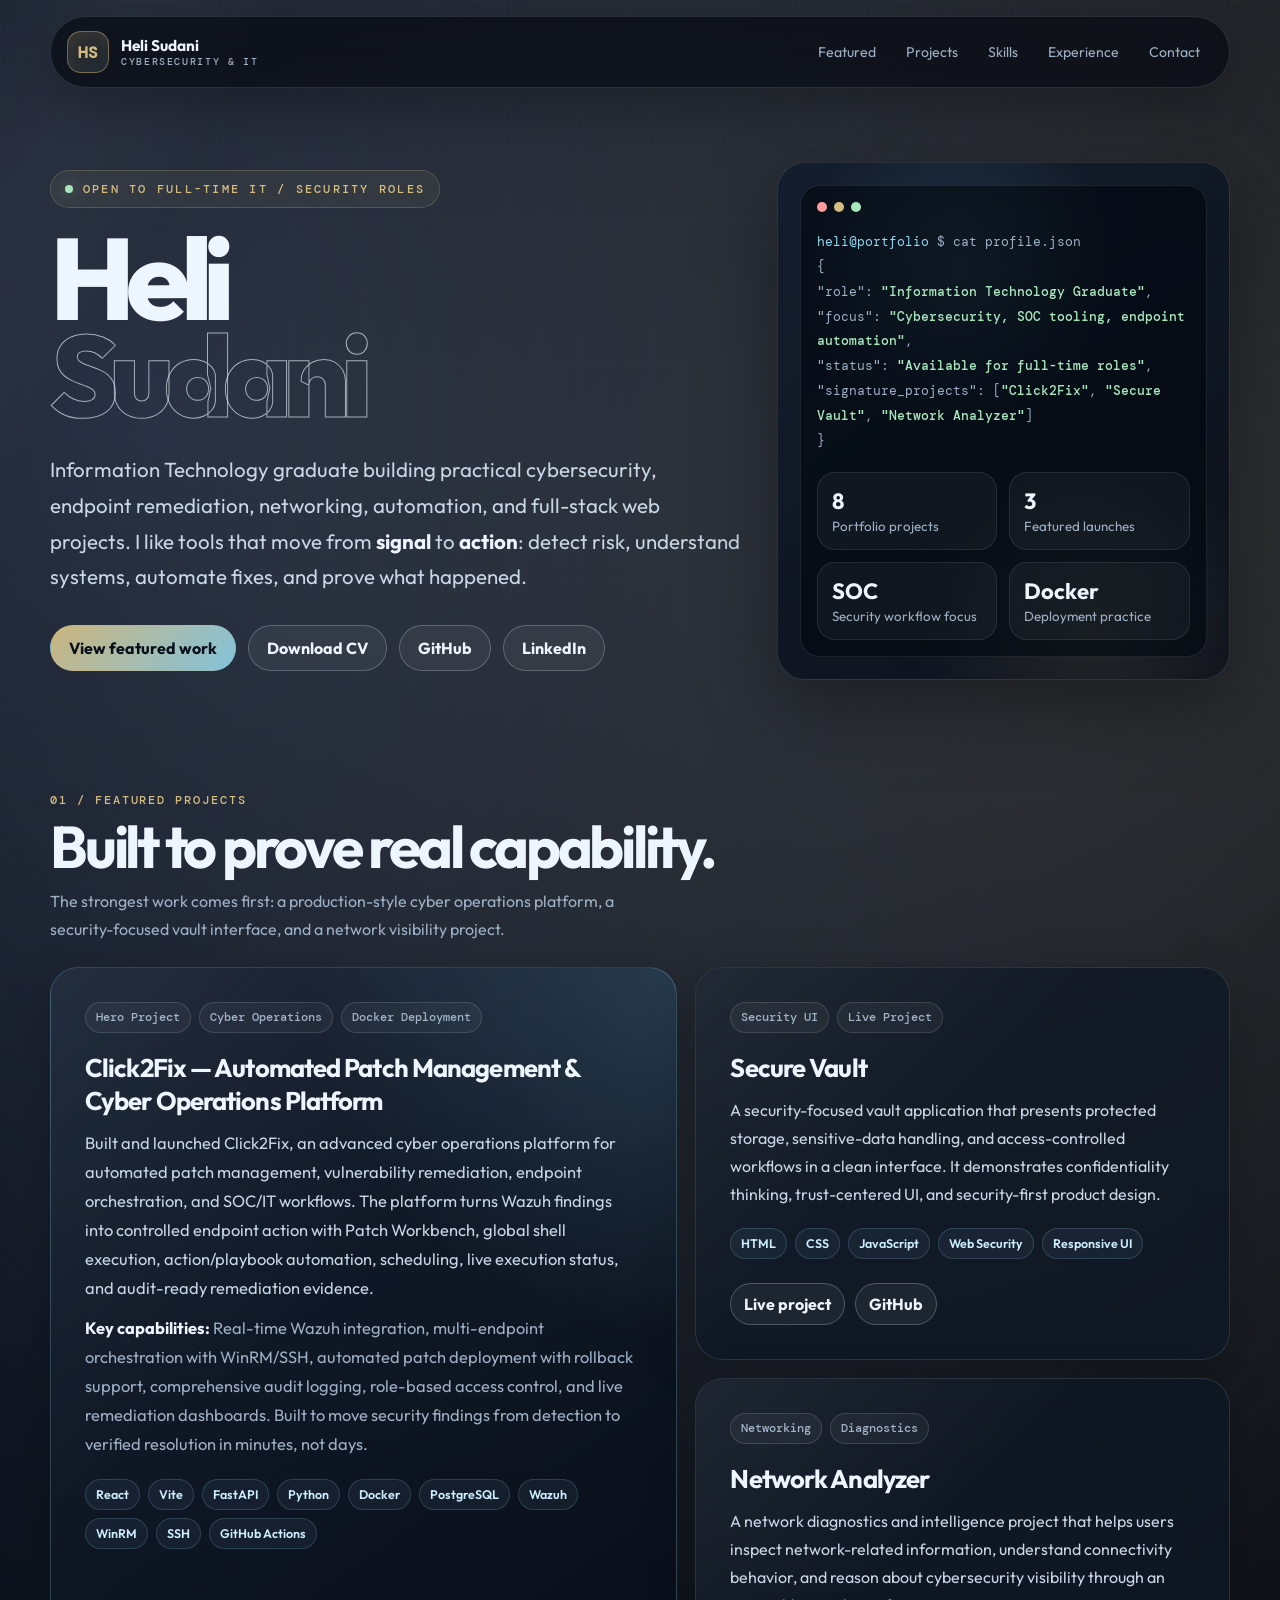
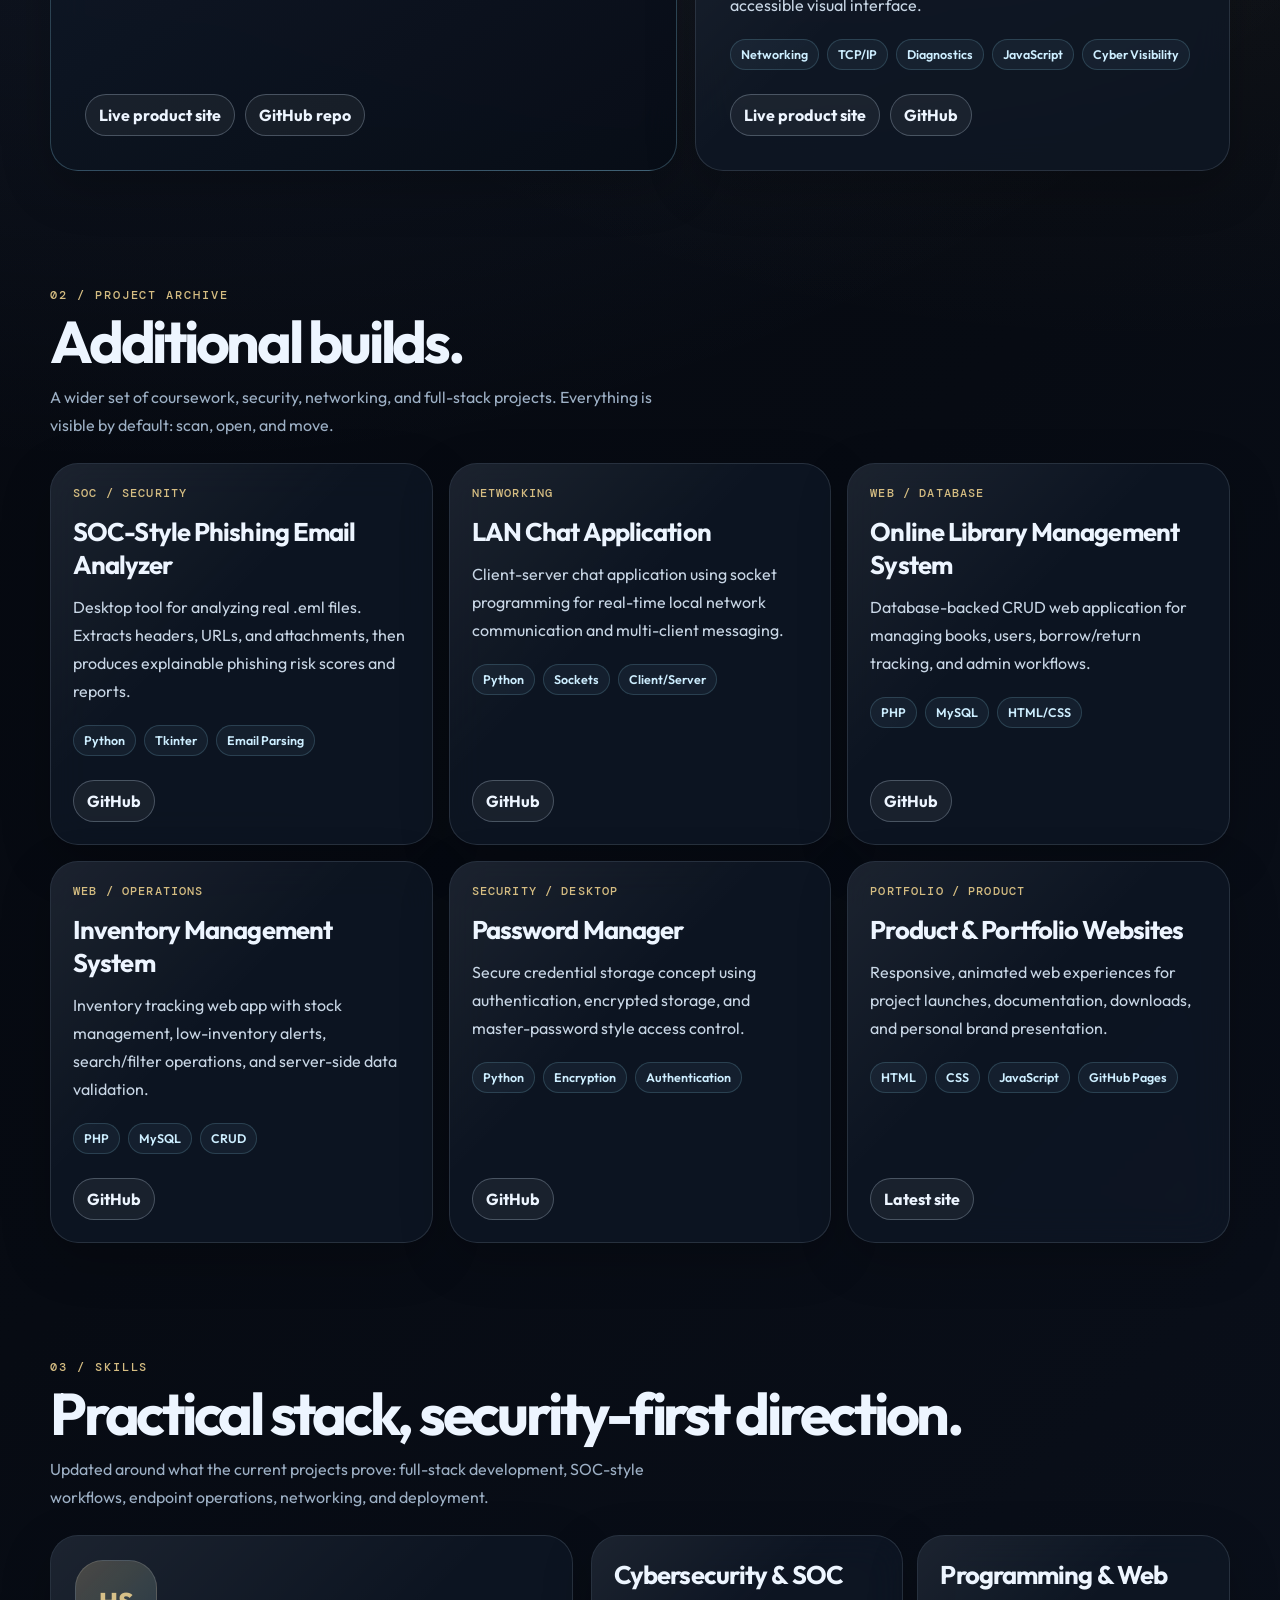
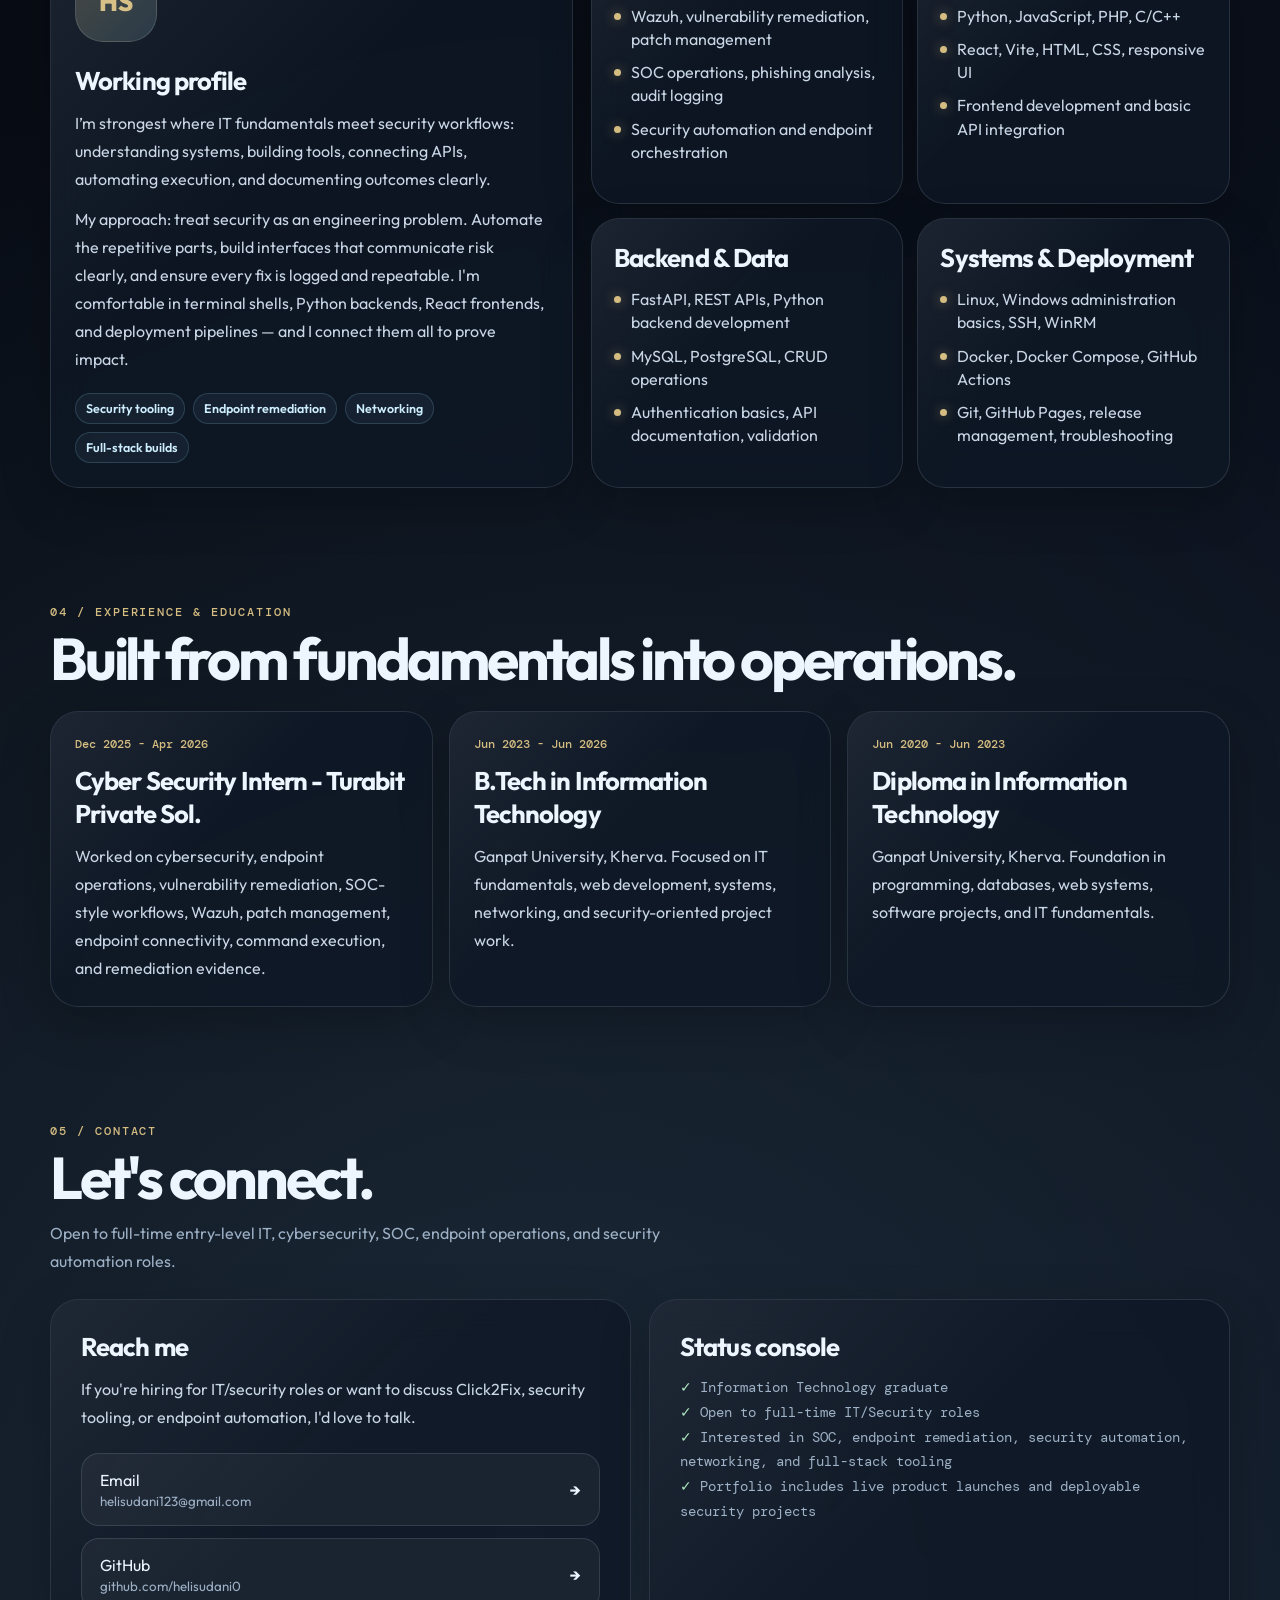
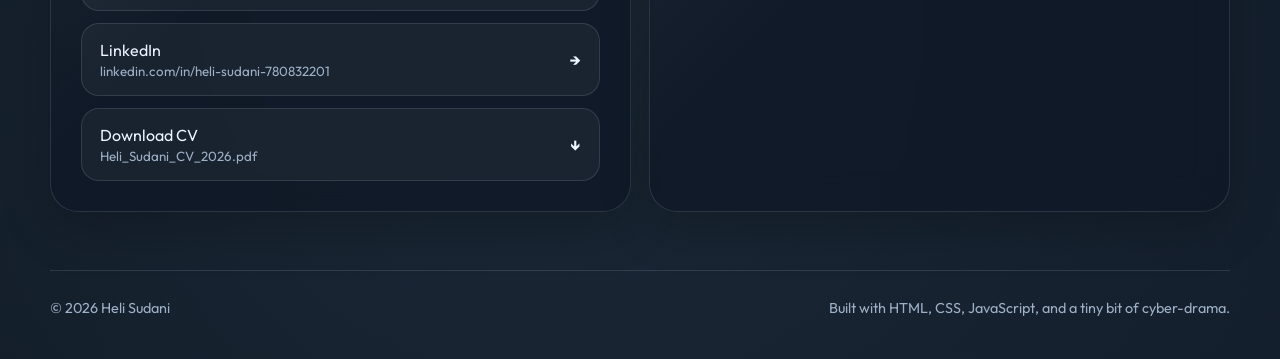
<file: index.html>
<!DOCTYPE html>
<html lang="en">
<head>
  <meta charset="UTF-8" />
  <meta name="viewport" content="width=device-width, initial-scale=1.0" />
  <meta name="description" content="Heli Sudani portfolio: cybersecurity, endpoint remediation, networking, automation, and full-stack IT projects." />
  <meta name="theme-color" content="#070b13" />
  <title>Heli Sudani | Cybersecurity & IT Portfolio</title>
  <link rel="preconnect" href="https://fonts.googleapis.com" />
  <link rel="preconnect" href="https://fonts.gstatic.com" crossorigin />
  <link href="https://fonts.googleapis.com/css2?family=DM+Mono:wght@400;500&family=Outfit:wght@400;500;600;700;800&display=swap" rel="stylesheet" />
  <style>
    :root{--bg:#070b13;--panel:rgba(15,24,38,.78);--line:rgba(177,197,218,.16);--line2:rgba(199,219,238,.28);--text:#edf5ff;--muted:#9db0c5;--soft:#c8d6e5;--gold:#d5bd82;--cyan:#91d7f2;--green:#a8e6bc;--danger:#ff9c9c;--shadow:0 24px 80px rgba(0,0,0,.38);--radius:28px}
    *{box-sizing:border-box}html{scroll-behavior:smooth}body{margin:0;color:var(--text);background:radial-gradient(circle at 12% 8%,rgba(141,181,255,.20),transparent 34%),radial-gradient(circle at 88% 10%,rgba(213,189,130,.16),transparent 30%),radial-gradient(circle at 40% 92%,rgba(145,215,242,.12),transparent 32%),linear-gradient(135deg,#05070d 0%,var(--bg) 46%,#0d1422 100%);font-family:Outfit,system-ui,-apple-system,BlinkMacSystemFont,"Segoe UI",sans-serif;min-height:100vh;overflow-x:hidden}
    body:before{content:"";position:fixed;inset:0;pointer-events:none;background-image:linear-gradient(rgba(255,255,255,.035) 1px,transparent 1px),linear-gradient(90deg,rgba(255,255,255,.035) 1px,transparent 1px);background-size:72px 72px;mask-image:linear-gradient(to bottom,rgba(0,0,0,.95),rgba(0,0,0,.25));opacity:.5;z-index:-2}
    body:after{content:"";position:fixed;inset:0;pointer-events:none;background:linear-gradient(120deg,transparent 0 40%,rgba(255,255,255,.035) 50%,transparent 60%);transform:translateX(-60%);animation:atmosphere 12s ease-in-out infinite;z-index:-1}@keyframes atmosphere{0%,28%{transform:translateX(-70%);opacity:.15}55%{transform:translateX(60%);opacity:.28}100%{transform:translateX(70%);opacity:.08}}
    a{color:inherit}.shell{width:min(1180px,calc(100% - 40px));margin:0 auto}header{position:sticky;top:16px;z-index:20;margin-top:16px}.nav{display:flex;align-items:center;justify-content:space-between;gap:18px;padding:14px 16px;border:1px solid var(--line);border-radius:999px;background:rgba(7,11,19,.72);backdrop-filter:blur(20px);box-shadow:0 18px 45px rgba(0,0,0,.24)}
    .brand{display:flex;align-items:center;gap:12px;text-decoration:none;min-width:fit-content}.brand-mark{width:42px;height:42px;border:1px solid rgba(213,189,130,.45);border-radius:14px;display:grid;place-items:center;background:linear-gradient(145deg,rgba(213,189,130,.18),rgba(145,215,242,.08));box-shadow:inset 0 0 24px rgba(255,255,255,.045)}.brand-mark span{font:700 1rem "DM Mono",monospace;color:var(--gold)}.brand-text strong{display:block;font-size:.96rem}.brand-text small{display:block;color:var(--muted);font:500 .64rem "DM Mono",monospace;letter-spacing:.16em;text-transform:uppercase}
    .nav-links{display:flex;align-items:center;gap:4px;flex-wrap:wrap;justify-content:flex-end}.nav-links a{color:var(--muted);text-decoration:none;font-size:.88rem;padding:10px 13px;border-radius:999px;transition:.2s ease}.nav-links a:hover{color:var(--text);background:rgba(255,255,255,.07)}
    .hero{padding:90px 0 54px;display:grid;grid-template-columns:minmax(0,1.1fr) minmax(320px,.72fr);gap:34px;align-items:center}.eyebrow{display:inline-flex;align-items:center;gap:10px;color:var(--gold);font:500 .78rem "DM Mono",monospace;text-transform:uppercase;letter-spacing:.18em;padding:10px 14px;border:1px solid rgba(213,189,130,.22);border-radius:999px;background:rgba(213,189,130,.07);margin-bottom:22px}.eyebrow:before{content:"";width:8px;height:8px;border-radius:50%;background:var(--green);box-shadow:0 0 18px rgba(168,230,188,.55)}
    h1{margin:0;font-size:clamp(3.4rem,9vw,8.4rem);line-height:.84;letter-spacing:-.08em;font-weight:800}.hero-title-line{display:block}.hero-title-line.alt{color:transparent;-webkit-text-stroke:1px rgba(237,245,255,.64);text-shadow:none}.hero-copy{margin:28px 0 0;color:var(--soft);font-size:clamp(1.02rem,2vw,1.28rem);line-height:1.75;max-width:760px}.hero-copy strong{color:var(--text)}
    .hero-actions{display:flex;flex-wrap:wrap;gap:12px;margin-top:30px}.btn{display:inline-flex;align-items:center;justify-content:center;gap:9px;min-height:46px;padding:12px 18px;border-radius:999px;border:1px solid var(--line2);text-decoration:none;color:var(--text);background:rgba(255,255,255,.055);font-weight:700;transition:transform .18s ease,border-color .18s ease,background .18s ease}.btn:hover{transform:translateY(-2px);border-color:rgba(213,189,130,.55);background:rgba(255,255,255,.09)}.btn.primary{background:linear-gradient(135deg,rgba(213,189,130,.95),rgba(145,215,242,.88));color:#07101b;border-color:transparent}
    .hero-console{position:relative;border:1px solid var(--line);border-radius:var(--radius);background:linear-gradient(145deg,rgba(18,28,44,.92),rgba(9,14,24,.9));box-shadow:var(--shadow);overflow:hidden;min-height:470px;padding:22px}.hero-console:before{content:"";position:absolute;inset:-1px;background:radial-gradient(circle at 40% 20%,rgba(145,215,242,.14),transparent 32%),radial-gradient(circle at 70% 90%,rgba(213,189,130,.11),transparent 32%);pointer-events:none}.terminal{position:relative;border:1px solid rgba(255,255,255,.09);border-radius:20px;background:rgba(1,6,14,.56);padding:16px;min-height:100%}.term-top{display:flex;gap:7px;margin-bottom:18px}.dot{width:10px;height:10px;border-radius:50%;background:var(--danger)}.dot:nth-child(2){background:var(--gold)}.dot:nth-child(3){background:var(--green)}.term-line{font:400 .84rem/1.85 "DM Mono",monospace;color:var(--muted);word-break:break-word}.term-line strong{color:var(--green);font-weight:500}.term-line span{color:var(--cyan)}
    .signal-grid{display:grid;grid-template-columns:repeat(2,1fr);gap:12px;margin-top:18px}.signal{padding:14px;border-radius:18px;border:1px solid rgba(255,255,255,.09);background:rgba(255,255,255,.045)}.signal b{display:block;font-size:1.38rem;color:var(--text)}.signal small{color:var(--muted)}
    section{padding:58px 0}.section-head{display:flex;align-items:end;justify-content:space-between;gap:24px;margin-bottom:24px}.kicker{color:var(--gold);font:500 .76rem "DM Mono",monospace;text-transform:uppercase;letter-spacing:.16em;margin-bottom:10px}h2{margin:0;font-size:clamp(2rem,4.6vw,4.2rem);line-height:.98;letter-spacing:-.055em}.section-lead{color:var(--muted);max-width:620px;line-height:1.75;margin:12px 0 0;font-size:1rem}
    .featured-grid{display:grid;grid-template-columns:1.08fr .92fr;gap:18px;align-items:stretch}.case-card,.project-card,.skill-card,.info-card{border:1px solid var(--line);border-radius:var(--radius);background:var(--panel);backdrop-filter:blur(18px);box-shadow:0 16px 50px rgba(0,0,0,.22);position:relative;overflow:hidden}.case-card:before,.project-card:before,.skill-card:before,.info-card:before{content:"";position:absolute;inset:0;background:linear-gradient(135deg,rgba(255,255,255,.09),transparent 42%);pointer-events:none;opacity:.72}.case-card{padding:clamp(22px,4vw,34px);min-height:480px;display:flex;flex-direction:column;justify-content:space-between}.case-card.major{background:radial-gradient(circle at top right,rgba(145,215,242,.18),transparent 36%),linear-gradient(145deg,rgba(20,31,48,.93),rgba(8,13,23,.93));border-color:rgba(145,215,242,.26)}.case-stack{display:grid;gap:18px}.case-stack .case-card{min-height:231px}
    .badge-row{display:flex;gap:8px;flex-wrap:wrap;margin-bottom:18px}.badge{display:inline-flex;align-items:center;border:1px solid rgba(255,255,255,.13);border-radius:999px;padding:7px 10px;color:var(--muted);font:500 .72rem "DM Mono",monospace;background:rgba(255,255,255,.045)}.case-card h3,.project-card h3,.skill-card h3,.info-card h3{position:relative;margin:0 0 12px;font-size:clamp(1.28rem,2vw,2rem);letter-spacing:-.035em}.case-card p,.project-card p,.skill-card p,.info-card p{position:relative;color:var(--soft);line-height:1.75;margin:0}.case-card.major p{font-size:1.03rem}.tech-list{position:relative;display:flex;flex-wrap:wrap;gap:8px;margin-top:20px}.pill{border:1px solid rgba(145,215,242,.18);background:rgba(145,215,242,.06);color:#cdeeff;border-radius:999px;padding:7px 10px;font-size:.78rem;font-weight:600}.card-actions{position:relative;display:flex;flex-wrap:wrap;gap:10px;margin-top:24px}.mini-link{color:var(--text);text-decoration:none;border:1px solid var(--line2);border-radius:999px;padding:10px 13px;font-weight:700;background:rgba(255,255,255,.055);transition:.18s ease}.mini-link:hover{border-color:rgba(213,189,130,.55);transform:translateY(-1px)}
    .project-grid{display:grid;grid-template-columns:repeat(3,1fr);gap:16px}.project-card{padding:22px;min-height:250px;display:flex;flex-direction:column;justify-content:space-between}.project-card .project-meta{position:relative;color:var(--gold);font:500 .72rem "DM Mono",monospace;letter-spacing:.1em;text-transform:uppercase;margin-bottom:14px}
    .skills-layout{display:grid;grid-template-columns:.9fr 1.1fr;gap:18px}.skill-matrix{display:grid;grid-template-columns:repeat(2,1fr);gap:14px}.skill-card{padding:22px}.skill-card ul,.info-card ul{position:relative;margin:14px 0 0;padding:0;list-style:none;display:grid;gap:10px;color:var(--soft);line-height:1.45}.skill-card li,.info-card li{display:flex;gap:10px;align-items:flex-start}.skill-card li:before,.info-card li:before{content:"";width:7px;height:7px;border-radius:50%;flex:0 0 7px;margin-top:8px;background:var(--gold);box-shadow:0 0 12px rgba(213,189,130,.55)}.profile-card{padding:26px;min-height:100%}.profile-card .avatar{width:82px;height:82px;border-radius:28px;display:grid;place-items:center;margin-bottom:22px;background:linear-gradient(135deg,rgba(213,189,130,.25),rgba(145,215,242,.16));border:1px solid rgba(255,255,255,.13);font-size:1.6rem;font-weight:800;color:var(--gold)}
    .timeline{display:grid;grid-template-columns:repeat(3,1fr);gap:16px}.info-card{padding:24px}.info-card .date{color:var(--gold);font:500 .78rem "DM Mono",monospace;margin-bottom:12px;position:relative}.contact-panel{display:grid;grid-template-columns:1fr 1fr;gap:18px;align-items:stretch}.contact-card{padding:30px}.contact-links{display:grid;gap:12px;margin-top:22px}.contact-link{position:relative;display:flex;justify-content:space-between;gap:16px;align-items:center;padding:16px 18px;border:1px solid var(--line);border-radius:18px;background:rgba(255,255,255,.045);color:var(--text);text-decoration:none;transition:.18s ease}.contact-link:hover{border-color:rgba(213,189,130,.45);transform:translateY(-1px)}.contact-link small{color:var(--muted);display:block;margin-top:3px}.availability{font:400 .86rem/1.8 "DM Mono",monospace;color:var(--muted)}.availability strong{color:var(--green);font-weight:500}
    footer{color:var(--muted);border-top:1px solid var(--line);padding:28px 0 42px;display:flex;justify-content:space-between;gap:18px;flex-wrap:wrap;font-size:.9rem}.reveal{opacity:0;transform:translateY(22px);animation:rise .75s ease forwards}.delay-1{animation-delay:.08s}.delay-2{animation-delay:.16s}.delay-3{animation-delay:.24s}@keyframes rise{to{opacity:1;transform:translateY(0)}}
    @media(max-width:980px){.hero,.featured-grid,.skills-layout,.contact-panel{grid-template-columns:1fr}.project-grid,.timeline{grid-template-columns:repeat(2,1fr)}.hero-console{min-height:auto}.nav{align-items:flex-start;border-radius:24px}.nav-links{display:none}}@media(max-width:660px){.shell{width:min(100% - 28px,1180px)}.hero{padding-top:54px}.section-head{display:block}.signal-grid,.project-grid,.timeline,.skill-matrix{grid-template-columns:1fr}.hero-actions{flex-direction:column}.btn{width:100%}.case-card{min-height:auto}h1{font-size:clamp(3rem,18vw,5rem)}}
  </style>
</head>
<body>
  <header class="shell"><nav class="nav" aria-label="Primary navigation"><a href="#top" class="brand" aria-label="Heli Sudani home"><span class="brand-mark"><span>HS</span></span><span class="brand-text"><strong>Heli Sudani</strong><small>Cybersecurity & IT</small></span></a><div class="nav-links"><a href="#featured">Featured</a><a href="#projects">Projects</a><a href="#skills">Skills</a><a href="#experience">Experience</a><a href="#contact">Contact</a></div></nav></header>
  <main id="top">
    <section class="hero shell">
      <div class="reveal"><div class="eyebrow">Open to full-time IT / Security roles</div><h1><span class="hero-title-line">Heli</span><span class="hero-title-line alt">Sudani</span></h1><p class="hero-copy">Information Technology graduate building practical cybersecurity, endpoint remediation, networking, automation, and full-stack web projects. I like tools that move from <strong>signal</strong> to <strong>action</strong>: detect risk, understand systems, automate fixes, and prove what happened.</p><div class="hero-actions"><a class="btn primary" href="#featured">View featured work</a><a class="btn" href="Heli_Sudani_CV_2026.pdf" download>Download CV</a><a class="btn" href="https://github.com/helisudani0" target="_blank" rel="noopener">GitHub</a><a class="btn" href="https://www.linkedin.com/in/heli-sudani-780832201/" target="_blank" rel="noopener">LinkedIn</a></div></div>
      <aside class="hero-console reveal delay-2" aria-label="Portfolio status console"><div class="terminal"><div class="term-top"><span class="dot"></span><span class="dot"></span><span class="dot"></span></div><div class="term-line"><span>heli@portfolio</span> $ cat profile.json</div><div class="term-line">{</div><div class="term-line">  "role": <strong>"Information Technology Graduate"</strong>,</div><div class="term-line">  "focus": <strong>"Cybersecurity, SOC tooling, endpoint automation"</strong>,</div><div class="term-line">  "status": <strong>"Available for full-time roles"</strong>,</div><div class="term-line">  "signature_projects": [<strong>"Click2Fix"</strong>, <strong>"Secure Vault"</strong>, <strong>"Network Analyzer"</strong>]</div><div class="term-line">}</div><div class="signal-grid"><div class="signal"><b>8</b><small>Portfolio projects</small></div><div class="signal"><b>3</b><small>Featured launches</small></div><div class="signal"><b>SOC</b><small>Security workflow focus</small></div><div class="signal"><b>Docker</b><small>Deployment practice</small></div></div></div></aside>
    </section>
    <section class="shell" id="featured"><div class="section-head reveal"><div><div class="kicker">01 / Featured projects</div><h2>Built to prove real capability.</h2><p class="section-lead">The strongest work comes first: a production-style cyber operations platform, a security-focused vault interface, and a network visibility project.</p></div></div><div class="featured-grid"><article class="case-card major reveal delay-1"><div><div class="badge-row"><span class="badge">Hero Project</span><span class="badge">Cyber Operations</span><span class="badge">Docker Deployment</span></div><h3>Click2Fix — Automated Patch Management & Cyber Operations Platform</h3><p>Built and launched Click2Fix, an advanced cyber operations platform for automated patch management, vulnerability remediation, endpoint orchestration, and SOC/IT workflows. The platform turns Wazuh findings into controlled endpoint action with Patch Workbench, global shell execution, action/playbook automation, scheduling, live execution status, and audit-ready remediation evidence.</p><p style="margin-top: 12px; color: var(--muted);"><strong style="color: var(--text);">Key capabilities:</strong> Real-time Wazuh integration, multi-endpoint orchestration with WinRM/SSH, automated patch deployment with rollback support, comprehensive audit logging, role-based access control, and live remediation dashboards. Built to move security findings from detection to verified resolution in minutes, not days.</p><div class="tech-list"><span class="pill">React</span><span class="pill">Vite</span><span class="pill">FastAPI</span><span class="pill">Python</span><span class="pill">Docker</span><span class="pill">PostgreSQL</span><span class="pill">Wazuh</span><span class="pill">WinRM</span><span class="pill">SSH</span><span class="pill">GitHub Actions</span></div></div><div class="card-actions"><a class="mini-link" href="https://helisudani0.github.io/click2fix/" target="_blank" rel="noopener">Live product site</a><a class="mini-link" href="https://github.com/helisudani0/click2fix" target="_blank" rel="noopener">GitHub repo</a></div></article><div class="case-stack"><article class="case-card reveal delay-2"><div><div class="badge-row"><span class="badge">Security UI</span><span class="badge">Live Project</span></div><h3>Secure Vault</h3><p>A security-focused vault application that presents protected storage, sensitive-data handling, and access-controlled workflows in a clean interface. It demonstrates confidentiality thinking, trust-centered UI, and security-first product design.</p><div class="tech-list"><span class="pill">HTML</span><span class="pill">CSS</span><span class="pill">JavaScript</span><span class="pill">Web Security</span><span class="pill">Responsive UI</span></div></div><div class="card-actions"><a class="mini-link" href="https://helisudani0.github.io/Secure-Vault/" target="_blank" rel="noopener">Live project</a><a class="mini-link" href="https://github.com/helisudani0/Secure-Vault" target="_blank" rel="noopener">GitHub</a></div></article><article class="case-card reveal delay-3"><div><div class="badge-row"><span class="badge">Networking</span><span class="badge">Diagnostics</span></div><h3>Network Analyzer</h3><p>A network diagnostics and intelligence project that helps users inspect network-related information, understand connectivity behavior, and reason about cybersecurity visibility through an accessible visual interface.</p><div class="tech-list"><span class="pill">Networking</span><span class="pill">TCP/IP</span><span class="pill">Diagnostics</span><span class="pill">JavaScript</span><span class="pill">Cyber Visibility</span></div></div><div class="card-actions"><a class="mini-link" href="https://helisudani0.github.io/Network_Analyzer/" target="_blank" rel="noopener">Live product site</a><a class="mini-link" href="https://github.com/helisudani0/Network_Analyzer" target="_blank" rel="noopener">GitHub</a></div></article></div></div></section>
    <section class="shell" id="projects"><div class="section-head reveal"><div><div class="kicker">02 / Project archive</div><h2>Additional builds.</h2><p class="section-lead">A wider set of coursework, security, networking, and full-stack projects. Everything is visible by default: scan, open, and move.</p></div></div><div class="project-grid"><article class="project-card reveal"><div><div class="project-meta">SOC / Security</div><h3>SOC-Style Phishing Email Analyzer</h3><p>Desktop tool for analyzing real .eml files. Extracts headers, URLs, and attachments, then produces explainable phishing risk scores and reports.</p><div class="tech-list"><span class="pill">Python</span><span class="pill">Tkinter</span><span class="pill">Email Parsing</span></div></div><div class="card-actions"><a class="mini-link" href="https://github.com/helisudani0/Advanced-Phishing-Analyzer" target="_blank" rel="noopener">GitHub</a></div></article><article class="project-card reveal"><div><div class="project-meta">Networking</div><h3>LAN Chat Application</h3><p>Client-server chat application using socket programming for real-time local network communication and multi-client messaging.</p><div class="tech-list"><span class="pill">Python</span><span class="pill">Sockets</span><span class="pill">Client/Server</span></div></div><div class="card-actions"><a class="mini-link" href="https://github.com/helisudani0/LAN-Chat-App" target="_blank" rel="noopener">GitHub</a></div></article><article class="project-card reveal"><div><div class="project-meta">Web / Database</div><h3>Online Library Management System</h3><p>Database-backed CRUD web application for managing books, users, borrow/return tracking, and admin workflows.</p><div class="tech-list"><span class="pill">PHP</span><span class="pill">MySQL</span><span class="pill">HTML/CSS</span></div></div><div class="card-actions"><a class="mini-link" href="https://github.com/helisudani0/OLMS" target="_blank" rel="noopener">GitHub</a></div></article><article class="project-card reveal"><div><div class="project-meta">Web / Operations</div><h3>Inventory Management System</h3><p>Inventory tracking web app with stock management, low-inventory alerts, search/filter operations, and server-side data validation.</p><div class="tech-list"><span class="pill">PHP</span><span class="pill">MySQL</span><span class="pill">CRUD</span></div></div><div class="card-actions"><a class="mini-link" href="https://github.com/helisudani0/Inventory-Management-System" target="_blank" rel="noopener">GitHub</a></div></article><article class="project-card reveal"><div><div class="project-meta">Security / Desktop</div><h3>Password Manager</h3><p>Secure credential storage concept using authentication, encrypted storage, and master-password style access control.</p><div class="tech-list"><span class="pill">Python</span><span class="pill">Encryption</span><span class="pill">Authentication</span></div></div><div class="card-actions"><a class="mini-link" href="https://github.com/helisudani0/Secure-Password-Manager-with-Flask-authentication-and-encryption" target="_blank" rel="noopener">GitHub</a></div></article><article class="project-card reveal"><div><div class="project-meta">Portfolio / Product</div><h3>Product & Portfolio Websites</h3><p>Responsive, animated web experiences for project launches, documentation, downloads, and personal brand presentation.</p><div class="tech-list"><span class="pill">HTML</span><span class="pill">CSS</span><span class="pill">JavaScript</span><span class="pill">GitHub Pages</span></div></div><div class="card-actions"><a class="mini-link" href="https://helisudani0.github.io/click2fix/" target="_blank" rel="noopener">Latest site</a></div></article></div></section>
    <section class="shell" id="skills"><div class="section-head reveal"><div><div class="kicker">03 / Skills</div><h2>Practical stack, security-first direction.</h2><p class="section-lead">Updated around what the current projects prove: full-stack development, SOC-style workflows, endpoint operations, networking, and deployment.</p></div></div><div class="skills-layout"><article class="info-card profile-card reveal"><div class="avatar">HS</div><h3>Working profile</h3><p>I’m strongest where IT fundamentals meet security workflows: understanding systems, building tools, connecting APIs, automating execution, and documenting outcomes clearly.</p><p style="margin-top: 12px; color: var(--soft); line-height: 1.75;">My approach: treat security as an engineering problem. Automate the repetitive parts, build interfaces that communicate risk clearly, and ensure every fix is logged and repeatable. I'm comfortable in terminal shells, Python backends, React frontends, and deployment pipelines — and I connect them all to prove impact.</p><div class="tech-list"><span class="pill">Security tooling</span><span class="pill">Endpoint remediation</span><span class="pill">Networking</span><span class="pill">Full-stack builds</span></div></article><div class="skill-matrix"><article class="skill-card reveal"><h3>Cybersecurity & SOC</h3><ul><li>Wazuh, vulnerability remediation, patch management</li><li>SOC operations, phishing analysis, audit logging</li><li>Security automation and endpoint orchestration</li></ul></article><article class="skill-card reveal"><h3>Programming & Web</h3><ul><li>Python, JavaScript, PHP, C/C++</li><li>React, Vite, HTML, CSS, responsive UI</li><li>Frontend development and basic API integration</li></ul></article><article class="skill-card reveal"><h3>Backend & Data</h3><ul><li>FastAPI, REST APIs, Python backend development</li><li>MySQL, PostgreSQL, CRUD operations</li><li>Authentication basics, API documentation, validation</li></ul></article><article class="skill-card reveal"><h3>Systems & Deployment</h3><ul><li>Linux, Windows administration basics, SSH, WinRM</li><li>Docker, Docker Compose, GitHub Actions</li><li>Git, GitHub Pages, release management, troubleshooting</li></ul></article></div></div></section>
    <section class="shell" id="experience"><div class="section-head reveal"><div><div class="kicker">04 / Experience & education</div><h2>Built from fundamentals into operations.</h2></div></div><div class="timeline"><article class="info-card reveal"><div class="date">Dec 2025 - Apr 2026</div><h3>Cyber Security Intern - Turabit Private Sol.</h3><p>Worked on cybersecurity, endpoint operations, vulnerability remediation, SOC-style workflows, Wazuh, patch management, endpoint connectivity, command execution, and remediation evidence.</p></article><article class="info-card reveal"><div class="date">Jun 2023 - Jun 2026</div><h3>B.Tech in Information Technology</h3><p>Ganpat University, Kherva. Focused on IT fundamentals, web development, systems, networking, and security-oriented project work.</p></article><article class="info-card reveal"><div class="date">Jun 2020 - Jun 2023</div><h3>Diploma in Information Technology</h3><p>Ganpat University, Kherva. Foundation in programming, databases, web systems, software projects, and IT fundamentals.</p></article></div></section>
    <section class="shell" id="contact"><div class="section-head reveal"><div><div class="kicker">05 / Contact</div><h2>Let's connect.</h2><p class="section-lead">Open to full-time entry-level IT, cybersecurity, SOC, endpoint operations, and security automation roles.</p></div></div><div class="contact-panel"><article class="info-card contact-card reveal"><h3>Reach me</h3><p>If you're hiring for IT/security roles or want to discuss Click2Fix, security tooling, or endpoint automation, I'd love to talk.</p><div class="contact-links"><a class="contact-link" href="mailto:helisudani123@gmail.com"><span>Email<small>helisudani123@gmail.com</small></span><strong>→</strong></a><a class="contact-link" href="https://github.com/helisudani0" target="_blank" rel="noopener"><span>GitHub<small>github.com/helisudani0</small></span><strong>→</strong></a><a class="contact-link" href="https://www.linkedin.com/in/heli-sudani-780832201/" target="_blank" rel="noopener"><span>LinkedIn<small>linkedin.com/in/heli-sudani-780832201</small></span><strong>→</strong></a><a class="contact-link" href="Heli_Sudani_CV_2026.pdf" download><span>Download CV<small>Heli_Sudani_CV_2026.pdf</small></span><strong>↓</strong></a></div></article><article class="info-card contact-card reveal delay-1"><h3>Status console</h3><div class="availability"><div><strong>✓</strong> Information Technology graduate</div><div><strong>✓</strong> Open to full-time IT/Security roles</div><div><strong>✓</strong> Interested in SOC, endpoint remediation, security automation, networking, and full-stack tooling</div><div><strong>✓</strong> Portfolio includes live product launches and deployable security projects</div></div></article></div></section>
  </main>
  <footer class="shell"><span>© 2026 Heli Sudani</span><span>Built with HTML, CSS, JavaScript, and a tiny bit of cyber-drama.</span></footer>
  <script>
    const observer=new IntersectionObserver((entries)=>{entries.forEach((entry)=>{if(entry.isIntersecting){entry.target.style.animationPlayState='running';observer.unobserve(entry.target)}})},{threshold:.14});
    document.querySelectorAll('.reveal').forEach((el)=>{el.style.animationPlayState='paused';observer.observe(el)});
  </script>
</body>
</html>
</file>
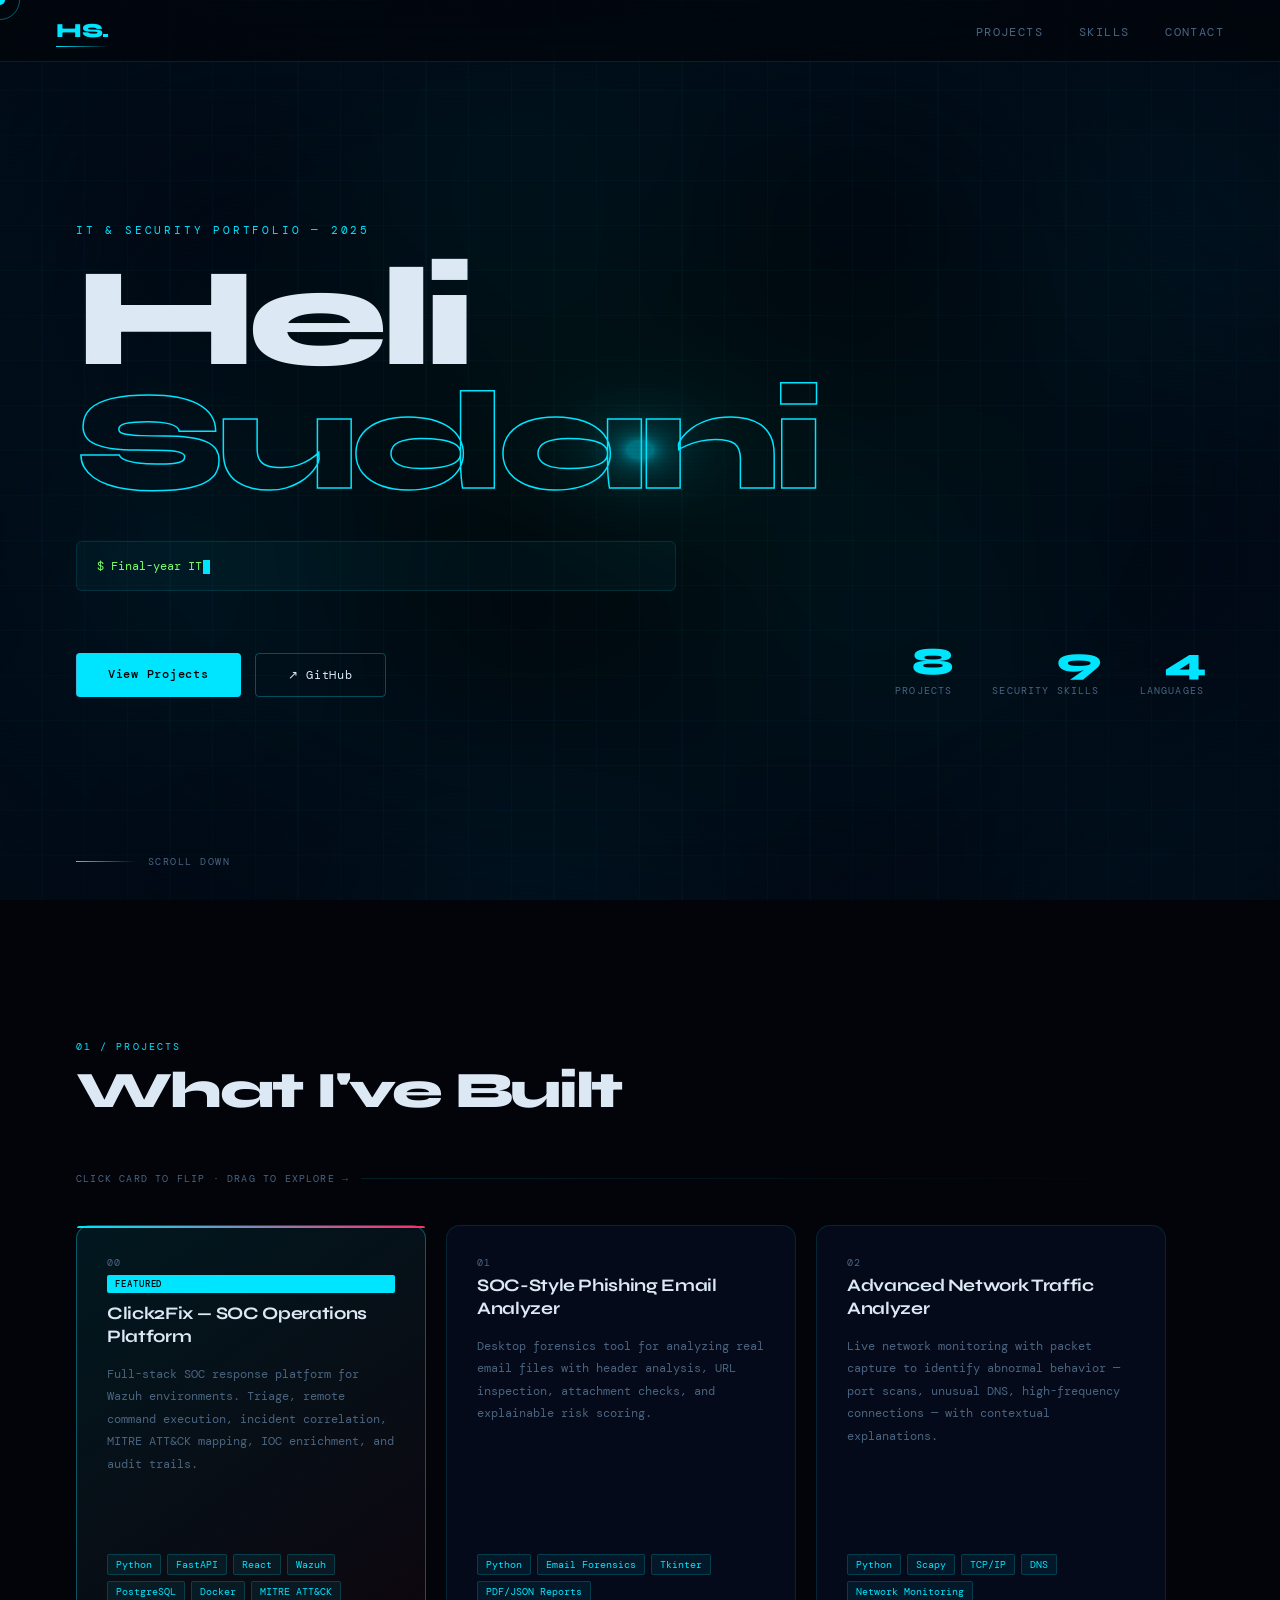
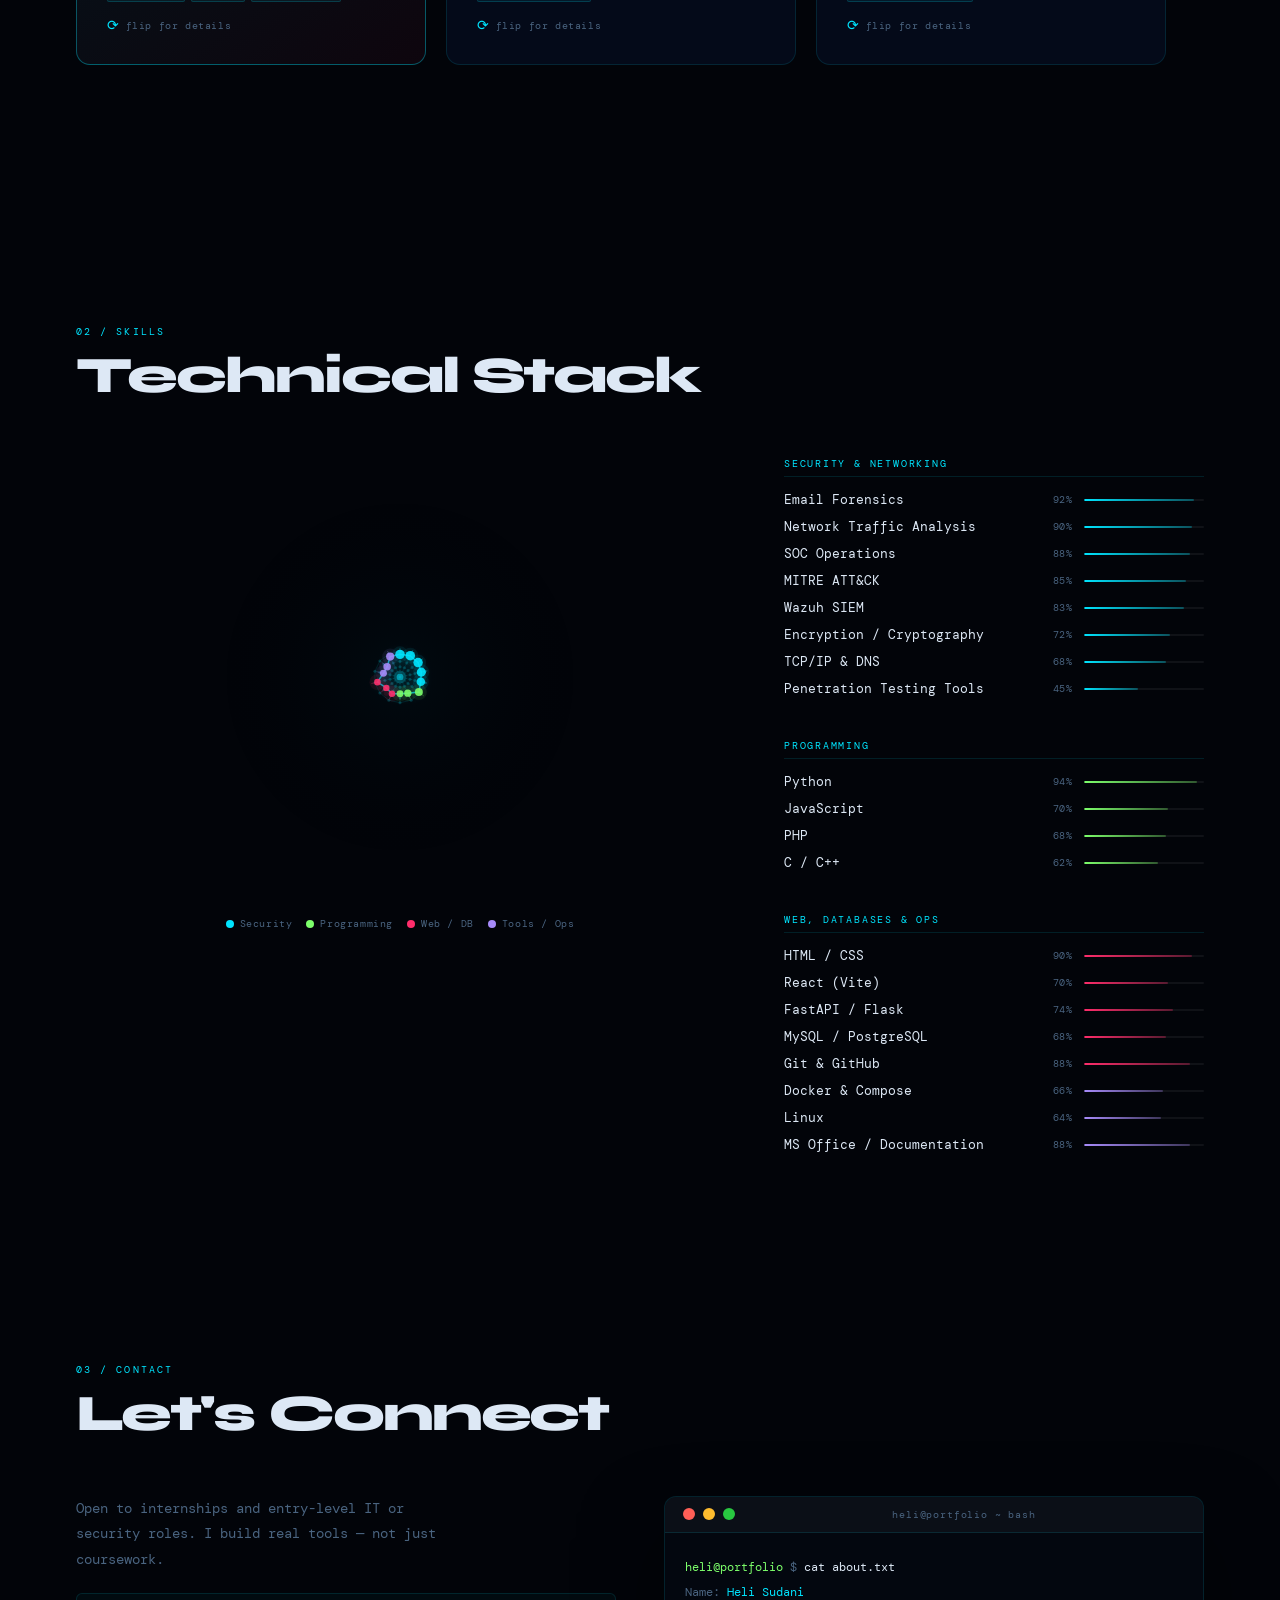
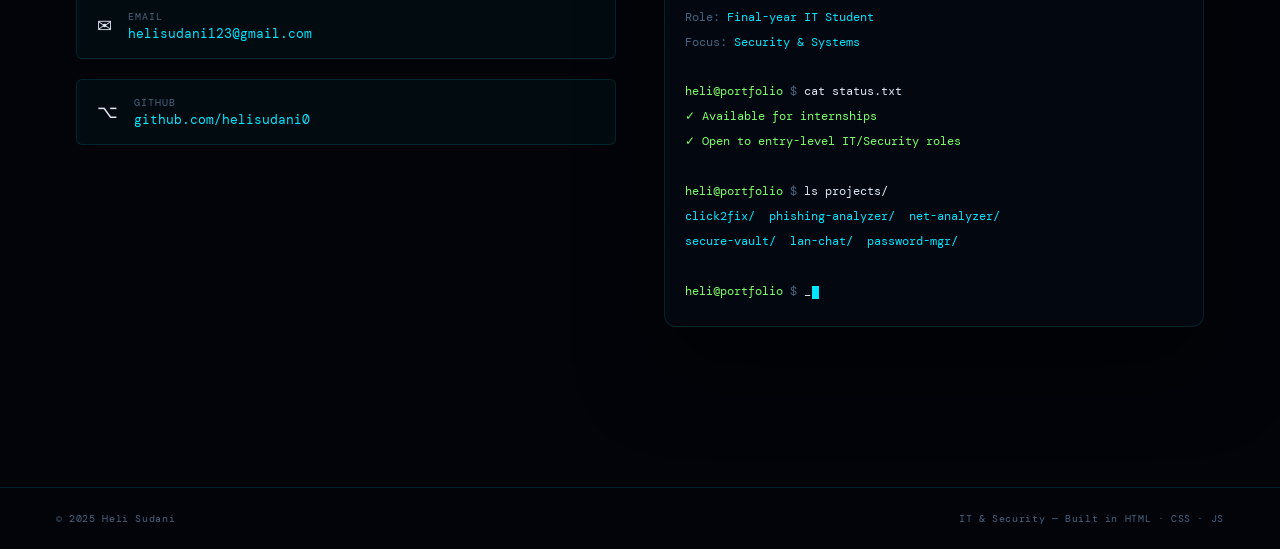
<file: Portfolio.html>
<!DOCTYPE html>
<html lang="en">
<head>
<meta charset="UTF-8"/>
<meta name="viewport" content="width=device-width, initial-scale=1.0"/>
<title>Heli Sudani — IT & Security</title>
<link rel="preconnect" href="https://fonts.googleapis.com">
<link href="https://fonts.googleapis.com/css2?family=Syne:wght@400;700;800&family=DM+Mono:ital,wght@0,400;0,500;1,400&display=swap" rel="stylesheet">
<style>
:root{
  --bg:#020409;
  --c1:#00e5ff;
  --c2:#ff2d6b;
  --c3:#7dff6b;
  --text:#dde8f5;
  --muted:#4a6480;
  --panel:rgba(5,12,28,0.88);
  --border:rgba(0,229,255,0.12);
}
*{margin:0;padding:0;box-sizing:border-box;}
html{scroll-behavior:smooth;}
body{
  background:var(--bg);
  color:var(--text);
  font-family:'DM Mono',monospace;
  overflow-x:hidden;
  cursor:none;
}

/* CURSOR */
#cur{position:fixed;width:10px;height:10px;background:var(--c1);border-radius:50%;pointer-events:none;z-index:9999;transform:translate(-50%,-50%);mix-blend-mode:screen;transition:width .15s,height .15s,background .15s;}
#cur-ring{position:fixed;width:40px;height:40px;border:1px solid rgba(0,229,255,.4);border-radius:50%;pointer-events:none;z-index:9998;transform:translate(-50%,-50%);transition:width .1s,height .1s,border-color .2s;}
body.link-hover #cur{width:22px;height:22px;background:var(--c2);}
body.link-hover #cur-ring{width:60px;height:60px;border-color:rgba(255,45,107,.6);}

/* THREE.JS CANVAS */
#three-canvas{position:fixed;inset:0;z-index:0;}

/* OVERLAY scanlines */
.scanlines{position:fixed;inset:0;z-index:1;pointer-events:none;background:repeating-linear-gradient(to bottom,transparent 0,transparent 3px,rgba(0,0,0,.04) 3px,rgba(0,0,0,.04) 4px);}
.vignette{position:fixed;inset:0;z-index:1;pointer-events:none;background:radial-gradient(ellipse 80% 80% at 50% 50%,transparent 50%,rgba(2,4,9,.7) 100%);}

/* NAV */
nav{
  position:fixed;top:0;left:0;right:0;z-index:200;
  display:flex;justify-content:space-between;align-items:center;
  padding:18px 56px;
  background:rgba(2,4,9,.6);
  backdrop-filter:blur(24px);
  border-bottom:1px solid var(--border);
}
.logo{
  font-family:'Syne',sans-serif;font-weight:800;font-size:1.25rem;
  color:var(--c1);letter-spacing:-.02em;
  position:relative;
}
.logo::after{
  content:'';position:absolute;bottom:-4px;left:0;width:100%;height:1px;
  background:linear-gradient(90deg,var(--c1),transparent);
}
nav ul{list-style:none;display:flex;gap:36px;}
nav a{color:var(--muted);font-size:.72rem;text-decoration:none;letter-spacing:.12em;text-transform:uppercase;transition:color .2s;cursor:none;}
nav a:hover{color:var(--c1);}

/* ─── SECTIONS base ─── */
.section{
  position:relative;z-index:10;
  max-width:1240px;margin:0 auto;
  padding:0 56px;
}

/* ─── HERO ─── */
#hero{
  min-height:100vh;display:flex;flex-direction:column;
  justify-content:center;padding-top:80px;padding-bottom:60px;
}
.hero-pre{
  font-size:.7rem;color:var(--c1);letter-spacing:.25em;
  text-transform:uppercase;margin-bottom:20px;
  opacity:0;animation:fup .5s .1s forwards;
}
.hero-h1{
  font-family:'Syne',sans-serif;
  font-size:clamp(4.5rem,11vw,10rem);
  font-weight:800;line-height:.88;
  letter-spacing:-.055em;
  opacity:0;animation:fup .7s .25s forwards;
}
.hero-h1 .stroke{
  -webkit-text-stroke:1.5px var(--c1);
  color:transparent;
  display:block;
}
.hero-h1 .fill{color:var(--text);display:block;}

/* TYPEWRITER */
.typewriter-wrap{
  margin-top:36px;max-width:600px;
  background:rgba(0,229,255,.04);
  border:1px solid var(--border);
  border-radius:6px;padding:16px 20px;
  opacity:0;animation:fup .6s .55s forwards;
}
.tw-prompt{color:var(--c3);font-size:.78rem;}
.tw-text{color:var(--text);font-size:.78rem;line-height:1.9;}
.tw-cursor{display:inline-block;width:7px;height:14px;background:var(--c1);vertical-align:middle;margin-left:1px;animation:blink 1s infinite;}

/* HERO BOTTOM ROW */
.hero-bottom{
  display:flex;align-items:flex-end;justify-content:space-between;
  margin-top:52px;
  opacity:0;animation:fup .7s .8s forwards;
}
.hero-cta{display:flex;gap:14px;}
.mag-btn{
  position:relative;padding:13px 32px;border-radius:4px;
  font-family:'DM Mono',monospace;font-size:.78rem;
  letter-spacing:.06em;text-decoration:none;
  transition:box-shadow .3s;cursor:none;display:inline-block;
  overflow:hidden;
}
.mag-btn span{position:relative;z-index:1;}
.mag-btn-fill{background:var(--c1);color:#020409;font-weight:500;}
.mag-btn-fill::before{content:'';position:absolute;inset:0;background:var(--c2);transform:translateX(-100%);transition:transform .3s ease;z-index:0;}
.mag-btn-fill:hover::before{transform:translateX(0);}
.mag-btn-fill:hover{box-shadow:0 0 40px rgba(255,45,107,.4);}
.mag-btn-ghost{border:1px solid rgba(0,229,255,.3);color:var(--text);}
.mag-btn-ghost:hover{border-color:var(--c1);color:var(--c1);box-shadow:0 0 30px rgba(0,229,255,.15);}

.hero-stats{display:flex;gap:40px;}
.h-stat{display:flex;flex-direction:column;align-items:flex-end;}
.h-stat-num{font-family:'Syne',sans-serif;font-size:2.4rem;font-weight:800;color:var(--c1);line-height:1;letter-spacing:-.04em;}
.h-stat-lbl{font-size:.6rem;color:var(--muted);letter-spacing:.12em;text-transform:uppercase;margin-top:3px;}

/* SCROLL LINE */
.scroll-indicator{
  position:absolute;bottom:32px;left:56px;
  display:flex;align-items:center;gap:12px;
  font-size:.62rem;color:var(--muted);letter-spacing:.15em;text-transform:uppercase;
  opacity:0;animation:fup .5s 1.4s forwards;
}
.scroll-indicator::before{content:'';width:60px;height:1px;background:linear-gradient(90deg,var(--c1),transparent);}

/* ─── SEC HEADER ─── */
.sec-eyebrow{font-size:.65rem;color:var(--c1);letter-spacing:.2em;text-transform:uppercase;margin-bottom:12px;}
.sec-title{font-family:'Syne',sans-serif;font-size:clamp(2rem,4vw,3.2rem);font-weight:800;letter-spacing:-.04em;line-height:1;margin-bottom:56px;}

/* ─── PROJECTS ─── */
#projects{padding-top:140px;padding-bottom:100px;}

.proj-scroll-hint{
  font-size:.62rem;color:var(--muted);letter-spacing:.12em;
  text-transform:uppercase;margin-bottom:20px;
  display:flex;align-items:center;gap:12px;
}
.proj-scroll-hint::after{content:'';flex:1;height:1px;background:linear-gradient(to right,var(--border),transparent);}

.cards-track{
  display:flex;gap:20px;
  overflow-x:auto;
  padding:20px 0 60px;
  scroll-snap-type:x mandatory;
  scrollbar-width:none;
  perspective:1000px;
}
.cards-track::-webkit-scrollbar{display:none;}

/* FLIP CARD */
.flip-wrap{
  flex-shrink:0;width:350px;height:440px;
  scroll-snap-align:start;
  perspective:1000px;cursor:none;
}
.flip-inner{
  position:relative;width:100%;height:100%;
  transform-style:preserve-3d;
  transition:transform .7s cubic-bezier(.4,0,.2,1);
}
.flip-wrap.flipped .flip-inner{transform:rotateY(180deg);}

.flip-front,.flip-back{
  position:absolute;inset:0;
  background:var(--panel);
  border:1px solid var(--border);
  border-radius:14px;padding:30px;
  backface-visibility:hidden;
  -webkit-backface-visibility:hidden;
  display:flex;flex-direction:column;
}
.flip-back{
  transform:rotateY(180deg);
  background:linear-gradient(135deg,rgba(0,229,255,.07),rgba(255,45,107,.05));
  border-color:rgba(0,229,255,.3);
  justify-content:space-between;
}
.flip-front.featured-front{
  background:linear-gradient(145deg,rgba(0,229,255,.09),rgba(255,45,107,.05));
  border-color:rgba(0,229,255,.35);
}
.flip-front.featured-front::after{
  content:'';position:absolute;top:0;left:0;right:0;height:2px;
  background:linear-gradient(90deg,var(--c1),var(--c2));
  border-radius:14px 14px 0 0;
}

.f-num{font-size:.62rem;color:var(--muted);letter-spacing:.1em;margin-bottom:6px;}
.f-badge{
  display:inline-block;background:var(--c1);color:#020409;
  font-size:.58rem;letter-spacing:.1em;text-transform:uppercase;
  padding:3px 8px;border-radius:2px;margin-bottom:10px;font-weight:500;
}
.f-title{
  font-family:'Syne',sans-serif;font-size:1.1rem;font-weight:700;
  letter-spacing:-.02em;line-height:1.3;margin-bottom:14px;
  color:var(--text);
}
.f-desc{font-size:.76rem;color:var(--muted);line-height:1.85;flex:1;}
.f-tags{display:flex;flex-wrap:wrap;gap:6px;margin-top:18px;}
.f-tag{
  font-size:.6rem;color:var(--c1);
  background:rgba(0,229,255,.07);
  border:1px solid rgba(0,229,255,.18);
  padding:3px 8px;border-radius:2px;
}
.f-flip-hint{
  font-size:.62rem;color:var(--muted);
  margin-top:14px;letter-spacing:.06em;
  display:flex;align-items:center;gap:6px;
}
.f-flip-hint::before{content:'⟳';font-size:.9rem;color:var(--c1);}

/* back side */
.b-title{font-family:'Syne',sans-serif;font-size:1rem;font-weight:700;color:var(--c1);margin-bottom:16px;letter-spacing:-.02em;}
.b-detail{font-size:.75rem;color:var(--muted);line-height:1.9;flex:1;}
.b-link{
  display:inline-flex;align-items:center;gap:8px;
  color:var(--c1);text-decoration:none;font-size:.74rem;
  letter-spacing:.06em;margin-top:20px;
  transition:letter-spacing .2s,color .2s;
}
.b-link:hover{letter-spacing:.12em;color:var(--c2);}
.b-link::after{content:'↗';font-size:.9rem;}

/* 3D tilt on cards */
.flip-wrap:not(.flipped) .flip-front{
  transition:box-shadow .3s;
}
.flip-wrap:not(.flipped):hover .flip-front{
  box-shadow:0 30px 80px rgba(0,0,0,.6),0 0 50px rgba(0,229,255,.08);
}

/* ─── SKILLS SECTION ─── */
#skills{padding-top:100px;padding-bottom:100px;}

.skills-grid{
  display:grid;
  grid-template-columns:1fr 420px;
  gap:60px;align-items:start;
}

/* RADAR */
#radar-wrap{
  display:flex;flex-direction:column;align-items:center;gap:20px;
}
#radar-canvas{width:100%;max-width:440px;}
.radar-legend{
  display:flex;flex-wrap:wrap;gap:14px;justify-content:center;
}
.rl-item{display:flex;align-items:center;gap:6px;font-size:.62rem;color:var(--muted);letter-spacing:.06em;}
.rl-dot{width:8px;height:8px;border-radius:50%;flex-shrink:0;}

/* SKILL ROWS */
.skill-cols{display:flex;flex-direction:column;gap:32px;}
.sk-group-title{
  font-size:.62rem;color:var(--c1);
  letter-spacing:.18em;text-transform:uppercase;
  margin-bottom:14px;
  padding-bottom:6px;
  border-bottom:1px solid var(--border);
}
.sk-row{
  display:grid;
  grid-template-columns:1fr auto 120px;
  align-items:center;gap:12px;
  margin-bottom:10px;
}
.sk-name{font-size:.8rem;color:var(--text);}
.sk-pct{font-size:.65rem;color:var(--muted);letter-spacing:.04em;}
.sk-track{height:2px;background:rgba(255,255,255,.06);border-radius:1px;overflow:hidden;}
.sk-fill{height:100%;border-radius:1px;width:0;transition:width 1.4s cubic-bezier(.4,0,.2,1);}
.sk-fill.cyan{background:linear-gradient(90deg,var(--c1),rgba(0,229,255,.3));}
.sk-fill.green{background:linear-gradient(90deg,var(--c3),rgba(125,255,107,.3));}
.sk-fill.pink{background:linear-gradient(90deg,var(--c2),rgba(255,45,107,.3));}
.sk-fill.purple{background:linear-gradient(90deg,#a78bfa,rgba(167,139,250,.3));}

/* ─── TERMINAL CONTACT ─── */
#contact{padding-top:100px;padding-bottom:160px;}

.contact-split{
  display:grid;grid-template-columns:1fr 1fr;
  gap:48px;align-items:start;
}
.contact-info{display:flex;flex-direction:column;gap:20px;}
.contact-info p{font-size:.85rem;color:var(--muted);line-height:1.9;max-width:380px;}
.c-item{
  display:flex;align-items:center;gap:16px;
  padding:16px 20px;
  border:1px solid var(--border);
  border-radius:6px;
  background:rgba(0,229,255,.03);
  text-decoration:none;
  color:var(--text);
  transition:border-color .2s,background .2s;
  cursor:none;
}
.c-item:hover{border-color:rgba(0,229,255,.4);background:rgba(0,229,255,.06);}
.c-icon{font-size:1.1rem;}
.c-detail{display:flex;flex-direction:column;gap:2px;}
.c-label{font-size:.6rem;color:var(--muted);letter-spacing:.1em;text-transform:uppercase;}
.c-val{font-size:.8rem;color:var(--c1);}

/* TERMINAL */
.terminal{
  background:rgba(4,8,16,.95);
  border:1px solid var(--border);
  border-radius:12px;overflow:hidden;
  box-shadow:0 40px 80px rgba(0,0,0,.5);
}
.term-bar{
  display:flex;align-items:center;gap:8px;
  padding:11px 18px;
  background:rgba(255,255,255,.03);
  border-bottom:1px solid var(--border);
}
.td{width:12px;height:12px;border-radius:50%;}
.td.r{background:#ff5f57;}.td.y{background:#febc2e;}.td.g{background:#28c840;}
.term-title{flex:1;text-align:center;font-size:.65rem;color:var(--muted);letter-spacing:.08em;}
.term-body{padding:22px 20px;line-height:0;}
.tl{font-size:.78rem;display:flex;gap:0;line-height:2;white-space:pre;}
.tl.cmd .prompt{color:var(--c3);}
.tl.cmd .sep{color:var(--muted);}
.tl.cmd .command{color:var(--text);}
.tl.out{padding-left:0;color:var(--muted);}
.tl.out .val{color:var(--c1);}
.tl.out .ok{color:var(--c3);}
.blink-cur{display:inline-block;width:7px;height:13px;background:var(--c1);vertical-align:middle;margin-left:1px;animation:blink 1s infinite;}

/* FOOTER */
footer{
  position:relative;z-index:10;
  padding:24px 56px;
  border-top:1px solid var(--border);
  display:flex;justify-content:space-between;
  font-size:.65rem;color:var(--muted);letter-spacing:.06em;
}

/* REVEAL */
.rev{
  opacity:0;transform:translateY(36px);
  transition:opacity .9s ease,transform .9s ease;
}
.rev.on{opacity:1;transform:none;}

/* KEYFRAMES */
@keyframes fup{from{opacity:0;transform:translateY(26px);}to{opacity:1;transform:translateY(0);}}
@keyframes blink{0%,100%{opacity:1;}50%{opacity:0;}}
@keyframes spin{from{transform:rotate(0deg);}to{transform:rotate(360deg);}}

/* RESPONSIVE */
@media(max-width:900px){
  nav{padding:14px 24px;}
  .section{padding:0 24px;}
  .hero-bottom{flex-direction:column;align-items:flex-start;gap:28px;}
  .hero-stats{gap:24px;}
  .skills-grid{grid-template-columns:1fr;}
  .contact-split{grid-template-columns:1fr;}
  .flip-wrap{width:300px;height:420px;}
  footer{padding:20px 24px;flex-direction:column;gap:8px;}
}
</style>
</head>
<body>
<div id="cur"></div>
<div id="cur-ring"></div>
<div class="scanlines"></div>
<div class="vignette"></div>
<canvas id="three-canvas"></canvas>

<nav>
  <div class="logo">HS.</div>
  <ul>
    <li><a href="#projects">Projects</a></li>
    <li><a href="#skills">Skills</a></li>
    <li><a href="#contact">Contact</a></li>
  </ul>
</nav>

<!-- HERO -->
<div class="section" id="hero">
  <div class="hero-pre">IT &amp; Security Portfolio — 2025</div>
  <h1 class="hero-h1">
    <span class="fill">Heli</span>
    <span class="stroke">Sudani</span>
  </h1>
  <div class="typewriter-wrap">
    <div class="tw-prompt">$ <span id="tw-out"></span><span class="tw-cursor" id="tw-cur"></span></div>
  </div>
  <div class="hero-bottom">
    <div class="hero-cta">
      <a href="#projects" class="mag-btn mag-btn-fill"><span>View Projects</span></a>
      <a href="https://github.com/helisudani0" class="mag-btn mag-btn-ghost" target="_blank"><span>↗ GitHub</span></a>
    </div>
    <div class="hero-stats">
      <div class="h-stat"><span class="h-stat-num" data-count="8">0</span><span class="h-stat-lbl">Projects</span></div>
      <div class="h-stat"><span class="h-stat-num" data-count="9">0</span><span class="h-stat-lbl">Security Skills</span></div>
      <div class="h-stat"><span class="h-stat-num" data-count="4">0</span><span class="h-stat-lbl">Languages</span></div>
    </div>
  </div>
  <div class="scroll-indicator">scroll down</div>
</div>

<!-- PROJECTS -->
<div class="section" id="projects">
  <div class="rev">
    <div class="sec-eyebrow">01 / Projects</div>
    <h2 class="sec-title">What I've Built</h2>
  </div>
  <div class="proj-scroll-hint rev">click card to flip · drag to explore →</div>
  <div class="cards-track" id="cards-track">

    <div class="flip-wrap rev" data-flip>
      <div class="flip-inner">
        <div class="flip-front featured-front">
          <div class="f-num">00</div>
          <div class="f-badge">Featured</div>
          <div class="f-title">Click2Fix — SOC Operations Platform</div>
          <div class="f-desc">Full-stack SOC response platform for Wazuh environments. Triage, remote command execution, incident correlation, MITRE ATT&amp;CK mapping, IOC enrichment, and audit trails.</div>
          <div class="f-tags">
            <span class="f-tag">Python</span><span class="f-tag">FastAPI</span>
            <span class="f-tag">React</span><span class="f-tag">Wazuh</span>
            <span class="f-tag">PostgreSQL</span><span class="f-tag">Docker</span>
            <span class="f-tag">MITRE ATT&CK</span>
          </div>
          <div class="f-flip-hint">flip for details</div>
        </div>
        <div class="flip-back">
          <div>
            <div class="b-title">Click2Fix</div>
            <div class="b-detail">Gives security teams one console for the full incident lifecycle. Connects to Wazuh Manager &amp; Indexer APIs. Analysts triage alerts, launch response actions, or run Global Shell commands against Windows agents (PowerShell/CMD). Results, approvals, and chain-of-custody evidence are all persisted. Deployed via Docker with GHCR images. Latest release: v1.1.3.</div>
          </div>
          <a href="https://github.com/helisudani0/click2fix" class="b-link" target="_blank">View on GitHub</a>
        </div>
      </div>
    </div>

    <div class="flip-wrap rev" data-flip>
      <div class="flip-inner">
        <div class="flip-front">
          <div class="f-num">01</div>
          <div class="f-title">SOC-Style Phishing Email Analyzer</div>
          <div class="f-desc">Desktop forensics tool for analyzing real email files with header analysis, URL inspection, attachment checks, and explainable risk scoring.</div>
          <div class="f-tags"><span class="f-tag">Python</span><span class="f-tag">Email Forensics</span><span class="f-tag">Tkinter</span><span class="f-tag">PDF/JSON Reports</span></div>
          <div class="f-flip-hint">flip for details</div>
        </div>
        <div class="flip-back">
          <div>
            <div class="b-title">Phishing Analyzer</div>
            <div class="b-detail">Parses .eml files, extracts all headers, follows and inspects URLs for redirects and suspicious domains, checks attachments for known malicious patterns, and produces an explainable risk score with exportable PDF or JSON reports — mimicking real SOC triage workflow.</div>
          </div>
          <a href="https://github.com/helisudani0/Advanced-Phishing-Analyzer" class="b-link" target="_blank">View on GitHub</a>
        </div>
      </div>
    </div>

    <div class="flip-wrap rev" data-flip>
      <div class="flip-inner">
        <div class="flip-front">
          <div class="f-num">02</div>
          <div class="f-title">Advanced Network Traffic Analyzer</div>
          <div class="f-desc">Live network monitoring with packet capture to identify abnormal behavior — port scans, unusual DNS, high-frequency connections — with contextual explanations.</div>
          <div class="f-tags"><span class="f-tag">Python</span><span class="f-tag">Scapy</span><span class="f-tag">TCP/IP</span><span class="f-tag">DNS</span><span class="f-tag">Network Monitoring</span></div>
          <div class="f-flip-hint">flip for details</div>
        </div>
        <div class="flip-back">
          <div>
            <div class="b-title">Network Analyzer</div>
            <div class="b-detail">Uses Scapy to capture live packets and applies heuristics to flag anomalies: SYN floods, abnormal DNS query rates, unusual port activity, and protocol mismatches. Each flagged event includes a human-readable explanation of why it was flagged.</div>
          </div>
          <a href="https://github.com/helisudani0/Advanced_Network_Analyzer" class="b-link" target="_blank">View on GitHub</a>
        </div>
      </div>
    </div>

    <div class="flip-wrap rev" data-flip>
      <div class="flip-inner">
        <div class="flip-front">
          <div class="f-num">03</div>
          <div class="f-title">Secure File Vault</div>
          <div class="f-desc">End-to-end encrypted file storage. Files are encrypted before storage and decrypted only after authentication — zero-knowledge design.</div>
          <div class="f-tags"><span class="f-tag">Python</span><span class="f-tag">Cryptography</span><span class="f-tag">Authentication</span><span class="f-tag">Secure Storage</span></div>
          <div class="f-flip-hint">flip for details</div>
        </div>
        <div class="flip-back">
          <div>
            <div class="b-title">Secure Vault</div>
            <div class="b-detail">Implements AES encryption via Python's cryptography library. Files are never stored in plaintext. Authentication gates decryption. Designed around the principle that even if the storage is compromised, files remain unreadable without the key.</div>
          </div>
          <a href="https://github.com/helisudani0/Secure-Vault" class="b-link" target="_blank">View on GitHub</a>
        </div>
      </div>
    </div>

    <div class="flip-wrap rev" data-flip>
      <div class="flip-inner">
        <div class="flip-front">
          <div class="f-num">04</div>
          <div class="f-title">LAN Chat Application</div>
          <div class="f-desc">Client-server chat over local network demonstrating socket programming, real-time messaging, and multi-client architecture with a GUI frontend.</div>
          <div class="f-tags"><span class="f-tag">Python</span><span class="f-tag">Sockets</span><span class="f-tag">Client-Server</span><span class="f-tag">GUI</span></div>
          <div class="f-flip-hint">flip for details</div>
        </div>
        <div class="flip-back">
          <div>
            <div class="b-title">LAN Chat</div>
            <div class="b-detail">TCP socket-based server handles multiple simultaneous client connections. Each client has a GUI to send and receive messages in real-time. Demonstrates the fundamentals of network programming: binding, listening, accepting, threading, and message framing.</div>
          </div>
          <a href="https://github.com/helisudani0/LAN-Chat-App" class="b-link" target="_blank">View on GitHub</a>
        </div>
      </div>
    </div>

    <div class="flip-wrap rev" data-flip>
      <div class="flip-inner">
        <div class="flip-front">
          <div class="f-num">05</div>
          <div class="f-title">Online Library Management System</div>
          <div class="f-desc">Web-based system with database-backed CRUD for managing books and users. Full admin panel with search, borrow tracking, and user management.</div>
          <div class="f-tags"><span class="f-tag">PHP</span><span class="f-tag">MySQL</span><span class="f-tag">HTML/CSS</span><span class="f-tag">CRUD</span></div>
          <div class="f-flip-hint">flip for details</div>
        </div>
        <div class="flip-back">
          <div>
            <div class="b-title">Library System</div>
            <div class="b-detail">Full CRUD application with a PHP backend and MySQL database. Supports book cataloguing, user registration, borrow/return tracking, and an admin interface with search and filter. Demonstrates relational database design and server-side web development.</div>
          </div>
          <a href="https://github.com/helisudani0/OLMS" class="b-link" target="_blank">View on GitHub</a>
        </div>
      </div>
    </div>

    <div class="flip-wrap rev" data-flip>
      <div class="flip-inner">
        <div class="flip-front">
          <div class="f-num">06</div>
          <div class="f-title">Inventory Management System</div>
          <div class="f-desc">Web app for tracking stock with low-inventory alerts, search/filter operations, and full data validation on all inputs.</div>
          <div class="f-tags"><span class="f-tag">PHP</span><span class="f-tag">MySQL</span><span class="f-tag">HTML/CSS</span><span class="f-tag">Validation</span></div>
          <div class="f-flip-hint">flip for details</div>
        </div>
        <div class="flip-back">
          <div>
            <div class="b-title">Inventory System</div>
            <div class="b-detail">Tracks product stock levels with threshold-based alerts for low inventory. Supports category filtering, search, add/edit/delete operations, and enforces strict server-side data validation. Clean admin dashboard with sortable tables.</div>
          </div>
          <a href="https://github.com/helisudani0/Inventory-Management-System" class="b-link" target="_blank">View on GitHub</a>
        </div>
      </div>
    </div>

    <div class="flip-wrap rev" data-flip>
      <div class="flip-inner">
        <div class="flip-front">
          <div class="f-num">07</div>
          <div class="f-title">Password Manager</div>
          <div class="f-desc">Desktop app for securely storing and retrieving encrypted credentials with Flask-based authentication and master password protection.</div>
          <div class="f-tags"><span class="f-tag">Python</span><span class="f-tag">Flask</span><span class="f-tag">Encryption</span><span class="f-tag">Authentication</span></div>
          <div class="f-flip-hint">flip for details</div>
        </div>
        <div class="flip-back">
          <div>
            <div class="b-title">Password Manager</div>
            <div class="b-detail">Master password gates access to an encrypted vault of credentials. All stored passwords are encrypted at rest. Flask handles the authentication layer with session management. Designed so even database access reveals no plaintext passwords.</div>
          </div>
          <a href="https://github.com/helisudani0/Secure-Password-Manager-with-Flask-authentication-and-encryption" class="b-link" target="_blank">View on GitHub</a>
        </div>
      </div>
    </div>

  </div>
</div>

<!-- SKILLS -->
<div class="section" id="skills">
  <div class="rev">
    <div class="sec-eyebrow">02 / Skills</div>
    <h2 class="sec-title">Technical Stack</h2>
  </div>
  <div class="skills-grid">
    <div id="radar-wrap" class="rev">
      <canvas id="radar-canvas" width="440" height="440"></canvas>
      <div class="radar-legend">
        <div class="rl-item"><div class="rl-dot" style="background:#00e5ff"></div>Security</div>
        <div class="rl-item"><div class="rl-dot" style="background:#7dff6b"></div>Programming</div>
        <div class="rl-item"><div class="rl-dot" style="background:#ff2d6b"></div>Web / DB</div>
        <div class="rl-item"><div class="rl-dot" style="background:#a78bfa"></div>Tools / Ops</div>
      </div>
    </div>
    <div class="skill-cols rev">

      <div class="sk-group">
        <div class="sk-group-title">Security & Networking</div>
        <div class="sk-row"><span class="sk-name">Email Forensics</span><span class="sk-pct">92%</span><div class="sk-track"><div class="sk-fill cyan" data-w="92"></div></div></div>
        <div class="sk-row"><span class="sk-name">Network Traffic Analysis</span><span class="sk-pct">90%</span><div class="sk-track"><div class="sk-fill cyan" data-w="90"></div></div></div>
        <div class="sk-row"><span class="sk-name">SOC Operations</span><span class="sk-pct">88%</span><div class="sk-track"><div class="sk-fill cyan" data-w="88"></div></div></div>
        <div class="sk-row"><span class="sk-name">MITRE ATT&amp;CK</span><span class="sk-pct">85%</span><div class="sk-track"><div class="sk-fill cyan" data-w="85"></div></div></div>
        <div class="sk-row"><span class="sk-name">Wazuh SIEM</span><span class="sk-pct">83%</span><div class="sk-track"><div class="sk-fill cyan" data-w="83"></div></div></div>
        <div class="sk-row"><span class="sk-name">Encryption / Cryptography</span><span class="sk-pct">72%</span><div class="sk-track"><div class="sk-fill cyan" data-w="72"></div></div></div>
        <div class="sk-row"><span class="sk-name">TCP/IP &amp; DNS</span><span class="sk-pct">68%</span><div class="sk-track"><div class="sk-fill cyan" data-w="68"></div></div></div>
        <div class="sk-row"><span class="sk-name">Penetration Testing Tools</span><span class="sk-pct">45%</span><div class="sk-track"><div class="sk-fill cyan" data-w="45"></div></div></div>
      </div>

      <div class="sk-group">
        <div class="sk-group-title">Programming</div>
        <div class="sk-row"><span class="sk-name">Python</span><span class="sk-pct">94%</span><div class="sk-track"><div class="sk-fill green" data-w="94"></div></div></div>
        <div class="sk-row"><span class="sk-name">JavaScript</span><span class="sk-pct">70%</span><div class="sk-track"><div class="sk-fill green" data-w="70"></div></div></div>
        <div class="sk-row"><span class="sk-name">PHP</span><span class="sk-pct">68%</span><div class="sk-track"><div class="sk-fill green" data-w="68"></div></div></div>
        <div class="sk-row"><span class="sk-name">C / C++</span><span class="sk-pct">62%</span><div class="sk-track"><div class="sk-fill green" data-w="62"></div></div></div>
      </div>

      <div class="sk-group">
        <div class="sk-group-title">Web, Databases & Ops</div>
        <div class="sk-row"><span class="sk-name">HTML / CSS</span><span class="sk-pct">90%</span><div class="sk-track"><div class="sk-fill pink" data-w="90"></div></div></div>
        <div class="sk-row"><span class="sk-name">React (Vite)</span><span class="sk-pct">70%</span><div class="sk-track"><div class="sk-fill pink" data-w="70"></div></div></div>
        <div class="sk-row"><span class="sk-name">FastAPI / Flask</span><span class="sk-pct">74%</span><div class="sk-track"><div class="sk-fill pink" data-w="74"></div></div></div>
        <div class="sk-row"><span class="sk-name">MySQL / PostgreSQL</span><span class="sk-pct">68%</span><div class="sk-track"><div class="sk-fill pink" data-w="68"></div></div></div>
        <div class="sk-row"><span class="sk-name">Git &amp; GitHub</span><span class="sk-pct">88%</span><div class="sk-track"><div class="sk-fill pink" data-w="88"></div></div></div>
        <div class="sk-row"><span class="sk-name">Docker &amp; Compose</span><span class="sk-pct">66%</span><div class="sk-track"><div class="sk-fill purple" data-w="66"></div></div></div>
        <div class="sk-row"><span class="sk-name">Linux</span><span class="sk-pct">64%</span><div class="sk-track"><div class="sk-fill purple" data-w="64"></div></div></div>
        <div class="sk-row"><span class="sk-name">MS Office / Documentation</span><span class="sk-pct">88%</span><div class="sk-track"><div class="sk-fill purple" data-w="88"></div></div></div>
      </div>

    </div>
  </div>
</div>

<!-- CONTACT -->
<div class="section" id="contact">
  <div class="rev">
    <div class="sec-eyebrow">03 / Contact</div>
    <h2 class="sec-title">Let's Connect</h2>
  </div>
  <div class="contact-split">
    <div class="contact-info rev">
      <p>Open to internships and entry-level IT or security roles. I build real tools — not just coursework.</p>
      <a href="mailto:helisudani123@gmail.com" class="c-item">
        <span class="c-icon">✉</span>
        <div class="c-detail">
          <span class="c-label">Email</span>
          <span class="c-val">helisudani123@gmail.com</span>
        </div>
      </a>
      <a href="https://github.com/helisudani0" class="c-item" target="_blank">
        <span class="c-icon">⌥</span>
        <div class="c-detail">
          <span class="c-label">GitHub</span>
          <span class="c-val">github.com/helisudani0</span>
        </div>
      </a>
    </div>
    <div class="terminal rev">
      <div class="term-bar">
        <div class="td r"></div><div class="td y"></div><div class="td g"></div>
        <div class="term-title">heli@portfolio ~ bash</div>
      </div>
      <div class="term-body">
        <div class="tl cmd"><span class="prompt">heli@portfolio</span><span class="sep"> $ </span><span class="command">cat about.txt</span></div>
        <div class="tl out">Name: <span class="val">Heli Sudani</span></div>
        <div class="tl out">Role: <span class="val">Final-year IT Student</span></div>
        <div class="tl out">Focus: <span class="val">Security &amp; Systems</span></div>
        <div class="tl out">&nbsp;</div>
        <div class="tl cmd"><span class="prompt">heli@portfolio</span><span class="sep"> $ </span><span class="command">cat status.txt</span></div>
        <div class="tl out"><span class="ok">✓ Available for internships</span></div>
        <div class="tl out"><span class="ok">✓ Open to entry-level IT/Security roles</span></div>
        <div class="tl out">&nbsp;</div>
        <div class="tl cmd"><span class="prompt">heli@portfolio</span><span class="sep"> $ </span><span class="command">ls projects/</span></div>
        <div class="tl out"><span class="val">click2fix/&nbsp;&nbsp;phishing-analyzer/&nbsp;&nbsp;net-analyzer/</span></div>
        <div class="tl out"><span class="val">secure-vault/&nbsp;&nbsp;lan-chat/&nbsp;&nbsp;password-mgr/</span></div>
        <div class="tl out">&nbsp;</div>
        <div class="tl cmd"><span class="prompt">heli@portfolio</span><span class="sep"> $ </span><span class="command">_<span class="blink-cur"></span></span></div>
      </div>
    </div>
  </div>
</div>

<footer>
  <span>© 2025 Heli Sudani</span>
  <span>IT &amp; Security — Built in HTML · CSS · JS</span>
</footer>

<script>
/* ═══════════════════════════════════════
   CURSOR
═══════════════════════════════════════ */
const cur=document.getElementById('cur');
const ring=document.getElementById('cur-ring');
let mx=0,my=0,rx=0,ry=0;
document.addEventListener('mousemove',e=>{mx=e.clientX;my=e.clientY;cur.style.left=mx+'px';cur.style.top=my+'px';});
(function animRing(){rx+=(mx-rx)*.1;ry+=(my-ry)*.1;ring.style.left=rx+'px';ring.style.top=ry+'px';requestAnimationFrame(animRing);})();
document.querySelectorAll('a,.mag-btn,.flip-wrap,.c-item').forEach(el=>{
  el.addEventListener('mouseenter',()=>document.body.classList.add('link-hover'));
  el.addEventListener('mouseleave',()=>document.body.classList.remove('link-hover'));
});

/* ═══════════════════════════════════════
   THREE.JS — HERO 3D BG
═══════════════════════════════════════ */
(function(){
  const cvs=document.getElementById('three-canvas');
  const gl=cvs.getContext('webgl')||cvs.getContext('experimental-webgl');
  if(!gl)return;

  function resize(){cvs.width=window.innerWidth;cvs.height=window.innerHeight;gl.viewport(0,0,cvs.width,cvs.height);}
  resize();window.addEventListener('resize',resize);

  const vsrc=`
    attribute vec2 a_pos;
    void main(){gl_Position=vec4(a_pos,0,1);gl_PointSize=2.0;}
  `;
  const fsrc=`
    precision mediump float;
    uniform float u_time;
    uniform vec2 u_res;
    uniform vec2 u_mouse;
    void main(){
      vec2 uv=gl_FragCoord.xy/u_res;
      vec2 m=u_mouse/u_res;
      float d=length(uv-m);
      float glow=0.04/max(d,0.01);
      float wave=sin(uv.x*12.0+u_time*0.8)*sin(uv.y*8.0+u_time*0.5)*0.5+0.5;
      float grid=step(0.97,fract(uv.x*30.0))+step(0.97,fract(uv.y*20.0));
      vec3 col=vec3(0.0,0.56,0.63)*wave*0.06;
      col+=vec3(0.0,0.9,1.0)*grid*0.025;
      col+=vec3(0.0,0.9,1.0)*glow*0.12;
      col+=mix(vec3(0.0),vec3(0.0,0.05,0.12),length(uv-0.5)*1.4);
      gl_FragColor=vec4(col,1.0);
    }
  `;
  function shader(type,src){const s=gl.createShader(type);gl.shaderSource(s,src);gl.compileShader(s);return s;}
  const prog=gl.createProgram();
  gl.attachShader(prog,shader(gl.VERTEX_SHADER,vsrc));
  gl.attachShader(prog,shader(gl.FRAGMENT_SHADER,fsrc));
  gl.linkProgram(prog);gl.useProgram(prog);

  const buf=gl.createBuffer();gl.bindBuffer(gl.ARRAY_BUFFER,buf);
  gl.bufferData(gl.ARRAY_BUFFER,new Float32Array([-1,-1,1,-1,-1,1,1,1]),gl.STATIC_DRAW);
  const loc=gl.getAttribLocation(prog,'a_pos');
  gl.enableVertexAttribArray(loc);gl.vertexAttribPointer(loc,2,gl.FLOAT,false,0,0);

  const uTime=gl.getUniformLocation(prog,'u_time');
  const uRes=gl.getUniformLocation(prog,'u_res');
  const uMouse=gl.getUniformLocation(prog,'u_mouse');

  let smx=window.innerWidth/2,smy=window.innerHeight/2;
  let tmx=smx,tmy=smy;
  document.addEventListener('mousemove',e=>{tmx=e.clientX;tmy=window.innerHeight-e.clientY;});

  function frame(t){
    smx+=(tmx-smx)*0.04;smy+=(tmy-smy)*0.04;
    gl.uniform1f(uTime,t*0.001);
    gl.uniform2f(uRes,cvs.width,cvs.height);
    gl.uniform2f(uMouse,smx,smy);
    gl.drawArrays(gl.TRIANGLE_STRIP,0,4);
    requestAnimationFrame(frame);
  }
  requestAnimationFrame(frame);
})();

/* ═══════════════════════════════════════
   TYPEWRITER
═══════════════════════════════════════ */
(function(){
  const lines=[
    'Final-year IT student. Security tooling focus.',
    'Building: SOC platforms · Network analyzers · Encrypted vaults.',
    'Open to internships & entry-level IT/Security roles.'
  ];
  const el=document.getElementById('tw-out');
  const curs=document.getElementById('tw-cur');
  let li=0,ci=0,deleting=false,pauseCount=0;
  function tick(){
    const line=lines[li];
    if(!deleting){
      if(ci<line.length){el.textContent=line.slice(0,++ci);setTimeout(tick,38+Math.random()*28);}
      else{if(++pauseCount<30){setTimeout(tick,60);}else{pauseCount=0;deleting=true;setTimeout(tick,400);}}
    }else{
      if(ci>0){el.textContent=line.slice(0,--ci);setTimeout(tick,22);}
      else{deleting=false;li=(li+1)%lines.length;setTimeout(tick,300);}
    }
  }
  setTimeout(tick,900);
})();

/* ═══════════════════════════════════════
   COUNT UP
═══════════════════════════════════════ */
const countObs=new IntersectionObserver(entries=>{
  entries.forEach(e=>{
    if(e.isIntersecting){
      document.querySelectorAll('[data-count]').forEach(el=>{
        const target=+el.dataset.count;let c=0;delete el.dataset.count;
        const t=setInterval(()=>{c+=Math.ceil(target/50);if(c>=target){c=target;clearInterval(t);}el.textContent=c;},22);
      });
      countObs.disconnect();
    }
  });
},{threshold:0.4});
const statsEl=document.querySelector('.hero-stats');
if(statsEl)countObs.observe(statsEl);

/* ═══════════════════════════════════════
   REVEAL
═══════════════════════════════════════ */
const revObs=new IntersectionObserver(entries=>{
  entries.forEach((e,i)=>{
    if(e.isIntersecting)setTimeout(()=>e.target.classList.add('on'),i*70);
  });
},{threshold:0.07});
document.querySelectorAll('.rev').forEach(el=>revObs.observe(el));

/* ═══════════════════════════════════════
   CARD 3D TILT + FLIP
═══════════════════════════════════════ */
document.querySelectorAll('.flip-wrap').forEach(wrap=>{
  const front=wrap.querySelector('.flip-front');
  wrap.addEventListener('mousemove',e=>{
    if(wrap.classList.contains('flipped'))return;
    const r=wrap.getBoundingClientRect();
    const x=(e.clientX-r.left)/r.width-.5;
    const y=(e.clientY-r.top)/r.height-.5;
    wrap.querySelector('.flip-inner').style.transform=`rotateX(${-y*12}deg) rotateY(${x*12}deg) translateZ(16px)`;
  });
  wrap.addEventListener('mouseleave',()=>{
    if(!wrap.classList.contains('flipped'))
      wrap.querySelector('.flip-inner').style.transform='';
  });
  wrap.addEventListener('click',()=>{
    wrap.classList.toggle('flipped');
    if(!wrap.classList.contains('flipped'))
      wrap.querySelector('.flip-inner').style.transform='';
  });
});

/* ═══════════════════════════════════════
   MAGNETIC BUTTONS
═══════════════════════════════════════ */
document.querySelectorAll('.mag-btn').forEach(btn=>{
  btn.addEventListener('mousemove',e=>{
    const r=btn.getBoundingClientRect();
    const x=(e.clientX-r.left-r.width/2)*0.3;
    const y=(e.clientY-r.top-r.height/2)*0.3;
    btn.style.transform=`translate(${x}px,${y}px)`;
  });
  btn.addEventListener('mouseleave',()=>{btn.style.transform='';});
});

/* ═══════════════════════════════════════
   SKILL BARS
═══════════════════════════════════════ */
const barObs=new IntersectionObserver(entries=>{
  entries.forEach(e=>{
    if(e.isIntersecting){
      e.target.querySelectorAll('.sk-fill').forEach((b,i)=>{
        setTimeout(()=>{b.style.width=b.dataset.w+'%';},i*60);
      });
      barObs.unobserve(e.target);
    }
  });
},{threshold:0.1});
document.querySelectorAll('.sk-group').forEach(g=>barObs.observe(g));

/* ═══════════════════════════════════════
   ANIMATED RADAR / SPIDER WEB
═══════════════════════════════════════ */
(function(){
  const cvs = document.getElementById('radar-canvas');
  const ctx = cvs.getContext('2d');
  const W = 440, H = 440, cx = W/2, cy = H/2, R = 155;

  const axes = [
    { label:'SOC / SIEM',       value:.88, col:'#00e5ff', group:'sec' },
    { label:'Email Forensics',  value:.92, col:'#00e5ff', group:'sec' },
    { label:'Network Analysis', value:.90, col:'#00e5ff', group:'sec' },
    { label:'MITRE ATT&CK',     value:.85, col:'#00e5ff', group:'sec' },
    { label:'Wazuh',            value:.83, col:'#00e5ff', group:'sec' },
    { label:'Python',           value:.94, col:'#7dff6b', group:'prog' },
    { label:'JavaScript',       value:.70, col:'#7dff6b', group:'prog' },
    { label:'PHP / C++',        value:.65, col:'#7dff6b', group:'prog' },
    { label:'React / FastAPI',  value:.72, col:'#ff2d6b', group:'web' },
    { label:'MySQL / Postgres', value:.68, col:'#ff2d6b', group:'web' },
    { label:'HTML / CSS',       value:.90, col:'#ff2d6b', group:'web' },
    { label:'Docker',           value:.66, col:'#a78bfa', group:'ops' },
    { label:'Linux',            value:.64, col:'#a78bfa', group:'ops' },
    { label:'Git / GitHub',     value:.88, col:'#a78bfa', group:'ops' },
  ];

  const N = axes.length;
  let progress = 0;          // 0→1 draw-in animation
  let pulse = 0;             // continuous pulse wave
  let hoveredIdx = -1;
  let started = false;

  // point on the web for axis i at fraction t
  function pt(i, t) {
    const angle = -Math.PI/2 + (2*Math.PI*i/N);
    return {
      x: cx + Math.cos(angle) * R * t,
      y: cy + Math.sin(angle) * R * t,
      angle
    };
  }

  function hexA(hex, a) {
    const r = parseInt(hex.slice(1,3),16);
    const g = parseInt(hex.slice(3,5),16);
    const b = parseInt(hex.slice(5,7),16);
    return `rgba(${r},${g},${b},${a})`;
  }

  function draw() {
    ctx.clearRect(0,0,W,H);

    const p = Math.min(progress, 1);
    const pEase = p < 0.5 ? 2*p*p : -1+(4-2*p)*p; // ease in-out

    // ── background subtle dark circle ──
    const bgGrd = ctx.createRadialGradient(cx,cy,0,cx,cy,R+30);
    bgGrd.addColorStop(0,'rgba(0,229,255,0.03)');
    bgGrd.addColorStop(1,'transparent');
    ctx.beginPath(); ctx.arc(cx,cy,R+30,0,Math.PI*2);
    ctx.fillStyle = bgGrd; ctx.fill();

    // ── concentric web rings ──
    const rings = 5;
    for (let r = 1; r <= rings; r++) {
      const frac = (r/rings) * pEase;
      ctx.beginPath();
      for (let i = 0; i < N; i++) {
        const {x,y} = pt(i, frac);
        i === 0 ? ctx.moveTo(x,y) : ctx.lineTo(x,y);
      }
      ctx.closePath();
      // pulsing inner rings
      const pulseAlpha = r === 2 ? 0.06 + 0.04*Math.sin(pulse*2+r) : 0.05;
      ctx.strokeStyle = `rgba(0,229,255,${pulseAlpha + (r===rings?0.05:0)})`;
      ctx.lineWidth = r === rings ? 1 : 0.7;
      ctx.stroke();

      // fill innermost with very faint glow
      if (r === 1) {
        ctx.fillStyle = 'rgba(0,229,255,0.015)'; ctx.fill();
      }
    }

    // ── spoke lines ──
    for (let i = 0; i < N; i++) {
      const {x,y} = pt(i, pEase);
      ctx.beginPath(); ctx.moveTo(cx,cy); ctx.lineTo(x,y);
      ctx.strokeStyle = `rgba(0,229,255,0.1)`;
      ctx.lineWidth = 0.8; ctx.stroke();

      // spoke tick marks at each ring intersection
      for (let r = 1; r <= rings; r++) {
        const tp = pt(i, (r/rings)*pEase);
        ctx.beginPath(); ctx.arc(tp.x, tp.y, 1.5, 0, Math.PI*2);
        ctx.fillStyle = 'rgba(0,229,255,0.2)'; ctx.fill();
      }
    }

    // ── filled skill polygon ──
    if (pEase > 0.01) {
      // shadow/glow pass first
      ctx.beginPath();
      for (let i = 0; i < N; i++) {
        const v = axes[i].value * pEase;
        const {x,y} = pt(i, v);
        i === 0 ? ctx.moveTo(x,y) : ctx.lineTo(x,y);
      }
      ctx.closePath();
      ctx.fillStyle = 'rgba(0,229,255,0.07)';
      ctx.fill();

      // pulsing outer glow on the polygon edge
      ctx.shadowColor = 'rgba(0,229,255,0.6)';
      ctx.shadowBlur = 8 + 4*Math.sin(pulse);
      ctx.strokeStyle = 'rgba(0,229,255,0.7)';
      ctx.lineWidth = 1.5;
      ctx.stroke();
      ctx.shadowBlur = 0;
    }

    // ── axis dots + labels ──
    for (let i = 0; i < N; i++) {
      const v = axes[i].value * pEase;
      const tip = pt(i, v);
      const labelPt = pt(i, 1.13 * pEase + (1-pEase)*0.5);
      const ax = axes[i];
      const isHov = i === hoveredIdx;

      // connector line from polygon edge to dot (subtle)
      ctx.beginPath(); ctx.moveTo(tip.x, tip.y);
      ctx.lineTo(pt(i, v + 0.04).x, pt(i, v + 0.04).y);
      ctx.strokeStyle = hexA(ax.col, 0.3); ctx.lineWidth = 1; ctx.stroke();

      // dot glow
      ctx.beginPath(); ctx.arc(tip.x, tip.y, isHov?14:8, 0, Math.PI*2);
      ctx.fillStyle = hexA(ax.col, isHov ? 0.18 : 0.08); ctx.fill();

      // dot core — pulses slightly
      const dotR = (isHov ? 6 : 4) + (isHov ? 1.5 : 0.8)*Math.sin(pulse*1.5 + i*0.4);
      ctx.beginPath(); ctx.arc(tip.x, tip.y, dotR, 0, Math.PI*2);
      ctx.fillStyle = hexA(ax.col, isHov ? 1 : 0.9);
      if (isHov) { ctx.shadowColor = ax.col; ctx.shadowBlur = 16; }
      ctx.fill();
      ctx.shadowBlur = 0;

      // label
      if (pEase > 0.5) {
        const labelAlpha = Math.min(1, (pEase-0.5)*2);
        ctx.font = isHov ? `bold ${10}px DM Mono,monospace` : `${9}px DM Mono,monospace`;
        ctx.fillStyle = hexA(isHov ? '#ffffff' : '#8aaabb', labelAlpha * (isHov ? 1 : 0.85));
        ctx.textAlign = 'center'; ctx.textBaseline = 'middle';

        // background pill on hover
        if (isHov) {
          const tw = ctx.measureText(ax.label).width;
          ctx.fillStyle = hexA('#020409', 0.85);
          ctx.beginPath();
          ctx.roundRect
            ? ctx.roundRect(labelPt.x-tw/2-6, labelPt.y-8, tw+12, 16, 3)
            : ctx.rect(labelPt.x-tw/2-6, labelPt.y-8, tw+12, 16);
          ctx.fill();
          ctx.fillStyle = ax.col;
        } else {
          ctx.fillStyle = hexA('#8ab4c8', labelAlpha * 0.85);
        }
        ctx.fillText(ax.label, labelPt.x, labelPt.y);

        // value % on hover
        if (isHov) {
          ctx.font = `bold 10px DM Mono,monospace`;
          ctx.fillStyle = hexA(ax.col, 0.7);
          ctx.fillText(Math.round(ax.value*100)+'%', tip.x, tip.y - dotR - 10);
        }
      }
    }

    // ── center dot ──
    ctx.beginPath(); ctx.arc(cx,cy,3+Math.sin(pulse)*0.8,0,Math.PI*2);
    ctx.fillStyle = 'rgba(0,229,255,0.6)'; ctx.fill();

    pulse += 0.025;
  }

  function loop() {
    if (started && progress < 1.05) progress += 0.018;
    draw();
    requestAnimationFrame(loop);
  }
  loop();

  // Start animation on scroll into view
  const obs = new IntersectionObserver(entries => {
    entries.forEach(e => { if (e.isIntersecting) { started = true; obs.disconnect(); } });
  }, {threshold: 0.3});
  obs.observe(cvs);

  // Hover detection
  cvs.addEventListener('mousemove', e => {
    const rect = cvs.getBoundingClientRect();
    const scaleX = W / rect.width, scaleY = H / rect.height;
    const mx = (e.clientX - rect.left) * scaleX;
    const my = (e.clientY - rect.top) * scaleY;
    let found = -1, minD = 22;
    axes.forEach((ax, i) => {
      const {x,y} = pt(i, ax.value);
      const d = Math.hypot(mx-x, my-y);
      if (d < minD) { minD = d; found = i; }
    });
    hoveredIdx = found;
    cvs.style.cursor = found >= 0 ? 'crosshair' : 'default';
  });
  cvs.addEventListener('mouseleave', () => { hoveredIdx = -1; });
})();

/* ═══════════════════════════════════════
   SMOOTH NAV
═══════════════════════════════════════ */
document.querySelectorAll('nav a').forEach(a=>{
  a.addEventListener('click',e=>{
    e.preventDefault();
    document.querySelector(a.getAttribute('href')).scrollIntoView({behavior:'smooth'});
  });
});
</script>
</body>
</html>
</file>
